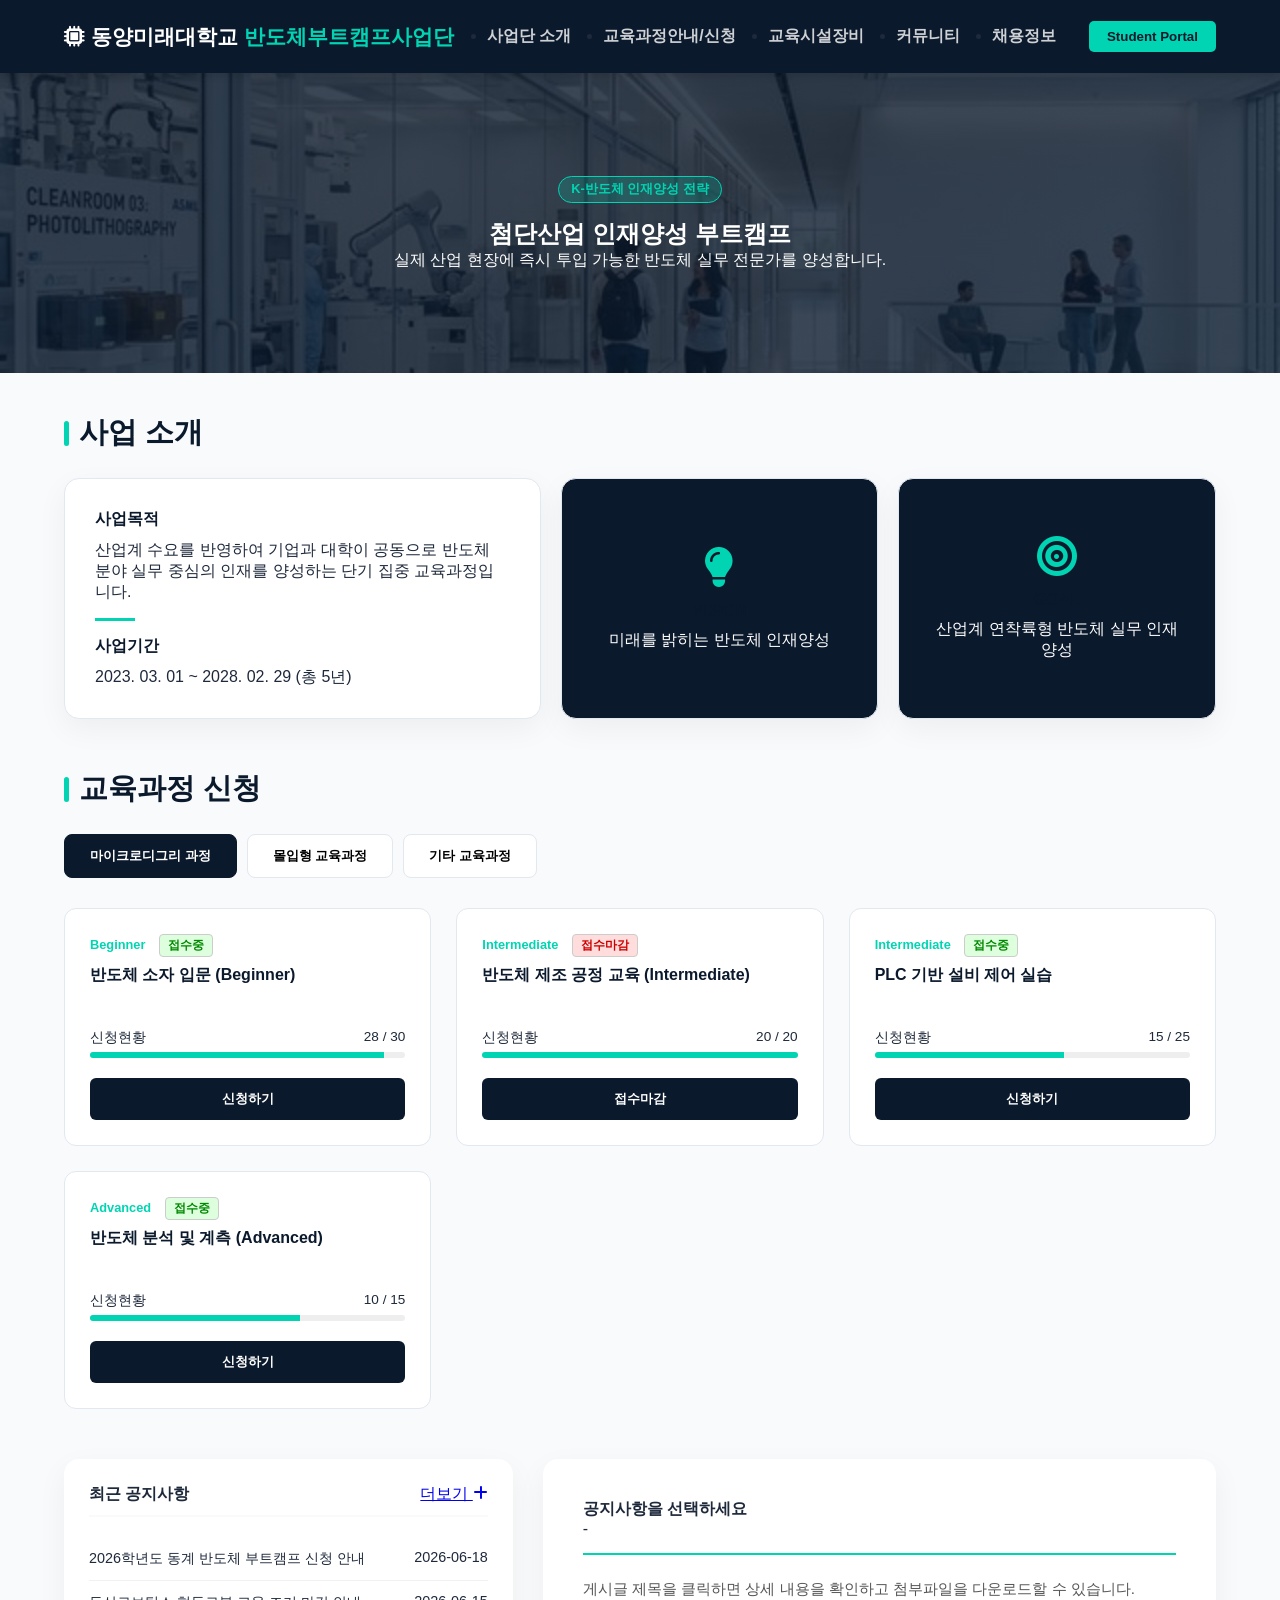
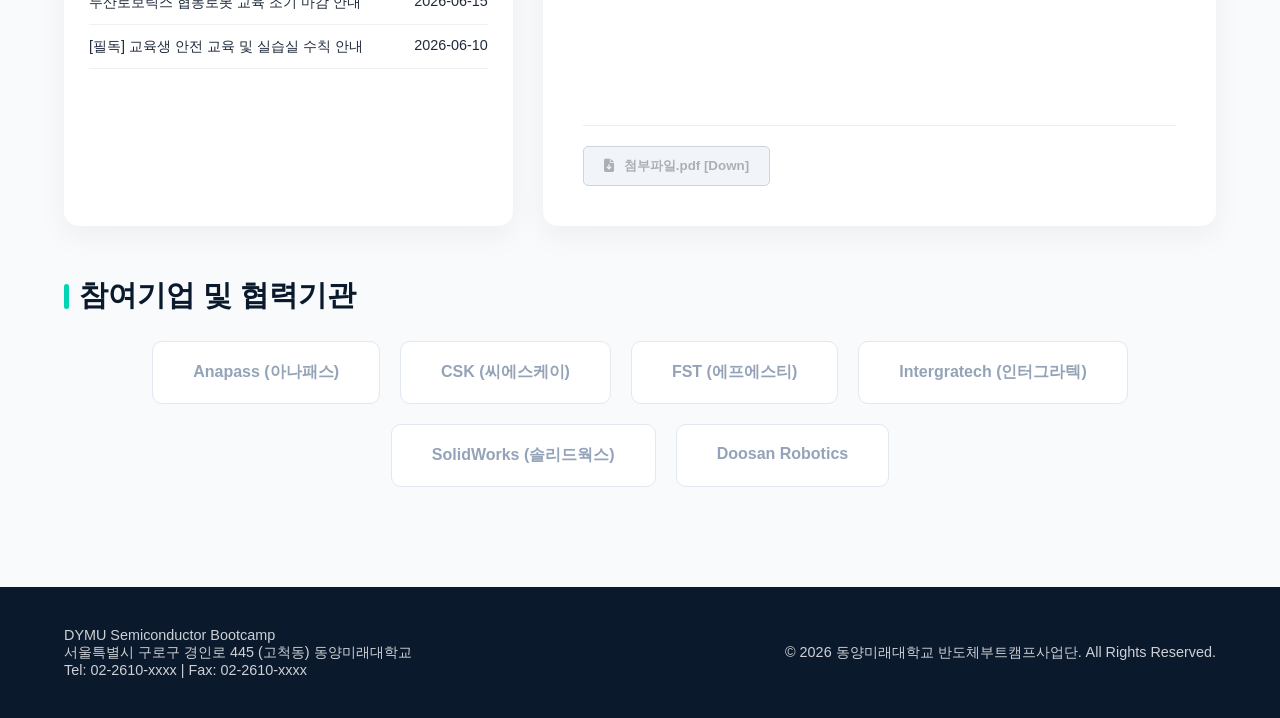
<file: index.html>
<!DOCTYPE html>
<html lang="ko">
<head>
    <meta charset="UTF-8">
    <meta name="viewport" content="width=device-width, initial-scale=1.0">
    <title>동양미래대학교 반도체부트캠프사업단 | 분석 및 실무 중심</title>
    <link rel="stylesheet" href="index.css">
    <link rel="stylesheet" href="https://cdnjs.cloudflare.com/ajax/libs/font-awesome/6.4.0/css/all.min.css">
</head>
<body>

    <header>
        <nav class="top-nav">
            <a href="#" class="logo">
                <i class="fas fa-microchip"></i>
                동양미래대학교 <span>반도체부트캠프사업단</span>
            </a>
            <ul class="gnb">
                <li class="gnb-item">
                    <a href="#" class="gnb-link">사업단 소개</a>
                    <ul class="dropdown">
                        <li><a href="#greeting">인사말</a></li>
                        <li><a href="#overview">사업소개</a></li>
                        <li><a href="#">조직도</a></li>
                        <li><a href="#partners">협력기관</a></li>
                    </ul>
                </li>
                <li class="gnb-item">
                    <a href="#" class="gnb-link">교육과정안내/신청</a>
                    <ul class="dropdown">
                        <li><a href="#">교육과정안내</a></li>
                        <li><a href="#courses">교육과정신청</a></li>
                    </ul>
                </li>
                <li class="gnb-item">
                    <a href="#" class="gnb-link">교육시설장비</a>
                    <ul class="dropdown">
                        <li><a href="#">교육환경</a></li>
                        <li><a href="#">교육장비</a></li>
                    </ul>
                </li>
                <li class="gnb-item">
                    <a href="#" class="gnb-link">커뮤니티</a>
                    <ul class="dropdown">
                        <li><a href="#community">공지사항</a></li>
                        <li><a href="#">자료실</a></li>
                        <li><a href="#">갤러리</a></li>
                        <li><a href="#">프로그램/취업 후기</a></li>
                    </ul>
                </li>
                <li class="gnb-item">
                    <a href="#" class="gnb-link">채용정보</a>
                    <ul class="dropdown">
                        <li><a href="#">채용정보</a></li>
                        <li><a href="#partners">참여기업</a></li>
                    </ul>
                </li>
            </ul>
            <div class="header-auth">
                <button id="login-trigger" class="auth-btn">Student Portal</button>
            </div>
        </nav>
    </header>

    <div id="login-modal" class="modal hidden">
        <div class="modal-content">
            <h3>포털 로그인이 필요합니다</h3>
            <p>신청 및 마이페이지 이용을 위해 로그인하세요.</p>
            <form id="login-form">
                <input type="text" placeholder="학번" required>
                <input type="password" placeholder="비밀번호" required>
                <button type="submit" class="btn-primary">로그인</button>
            </form>
            <button class="close-modal">&times;</button>
        </div>
    </div>

    <!-- Hero Section -->
    <section class="hero">
        <div class="hero-content">
            <div class="badge-tech">K-반도체 인재양성 전략</div>
            <h1>첨단산업 인재양성 부트캠프</h1>
            <p>실제 산업 현장에 즉시 투입 가능한 반도체 실무 전문가를 양성합니다.</p>
        </div>
    </section>

    <main class="container">
        <!-- Section A: Overview (Official Content Sync) -->
        <section id="overview" class="section-a-full">
            <div class="section-header">
                <h3>사업 소개</h3>
            </div>
            <div class="overview-grid">
                <div class="overview-card info">
                    <h4>사업목적</h4>
                    <p>산업계 수요를 반영하여 기업과 대학이 공동으로 반도체 분야 실무 중심의 인재를 양성하는 단기 집중 교육과정입니다.</p>
                    <div class="divider-sm"></div>
                    <h4>사업기간</h4>
                    <p>2023. 03. 01 ~ 2028. 02. 29 (총 5년)</p>
                </div>
                <div class="overview-card vision">
                    <div class="vision-content">
                        <i class="fas fa-lightbulb"></i>
                        <h4>VISION</h4>
                        <p>미래를 밝히는 반도체 인재양성</p>
                    </div>
                </div>
                <div class="overview-card goal">
                    <div class="goal-content">
                        <i class="fas fa-bullseye"></i>
                        <h4>GOAL</h4>
                        <p>산업계 연착륙형 반도체 실무 인재양성</p>
                    </div>
                </div>
            </div>
        </section>

        <!-- Section B: Curriculum (3-Tab System Sync) -->
        <section id="courses" class="section-b-parity">
            <div class="section-header">
                <h3>교육과정 신청</h3>
            </div>
            <div class="curriculum-tabs">
                <button class="curr-tab active" data-curr="micro">마이크로디그리 과정</button>
                <button class="curr-tab" data-curr="immersive">몰입형 교육과정</button>
                <button class="curr-tab" data-curr="others">기타 교육과정</button>
            </div>
            <div id="curriculum-container" class="course-grid-parity">
                <!-- Data populated via JS -->
            </div>
        </section>

        <!-- Section D: Community & Notice (Official Board Sync) -->
        <section id="community" class="section-d-full">
            <div class="dashboard-split">
                <div class="board-widget">
                    <div class="widget-header">
                        <h4>최근 공지사항</h4>
                        <a href="#">더보기 <i class="fas fa-plus"></i></a>
                    </div>
                    <ul class="parity-board" id="notice-list">
                        <!-- Populated via JS -->
                    </ul>
                </div>
                <div class="notice-detail-mock" id="notice-detail">
                    <div class="detail-header">
                        <h4 id="detail-title">공지사항을 선택하세요</h4>
                        <span id="detail-date">-</span>
                    </div>
                    <div class="detail-body" id="detail-body">
                        <p>게시글 제목을 클릭하면 상세 내용을 확인하고 첨부파일을 다운로드할 수 있습니다.</p>
                    </div>
                    <div class="detail-footer">
                        <button class="btn-download" id="download-mock" disabled><i class="fas fa-file-download"></i> 첨부파일.pdf [Down]</button>
                    </div>
                </div>
            </div>
        </section>

        <!-- Section E: Partner Companies (Real Name Sync) -->
        <section id="partners" class="section-e-full">
            <div class="section-header">
                <h3>참여기업 및 협력기관</h3>
            </div>
            <div class="partner-wall">
                <div class="partner-card"><span>Anapass (아나패스)</span></div>
                <div class="partner-card"><span>CSK (씨에스케이)</span></div>
                <div class="partner-card"><span>FST (에프에스티)</span></div>
                <div class="partner-card"><span>Intergratech (인터그라텍)</span></div>
                <div class="partner-card"><span>SolidWorks (솔리드웍스)</span></div>
                <div class="partner-card"><span>Doosan Robotics</span></div>
            </div>
        </section>
    </main>

    <footer>
        <div class="footer-wrap">
            <div class="footer-left">
                <div class="footer-logo">DYMU Semiconductor Bootcamp</div>
                <p>서울특별시 구로구 경인로 445 (고척동) 동양미래대학교</p>
                <p>Tel: 02-2610-xxxx | Fax: 02-2610-xxxx</p>
            </div>
            <div class="footer-right">
                <p>© 2026 동양미래대학교 반도체부트캠프사업단. All Rights Reserved.</p>
            </div>
        </div>
    </footer>

    <script src="index.js"></script>
</body>
</html>
</file>
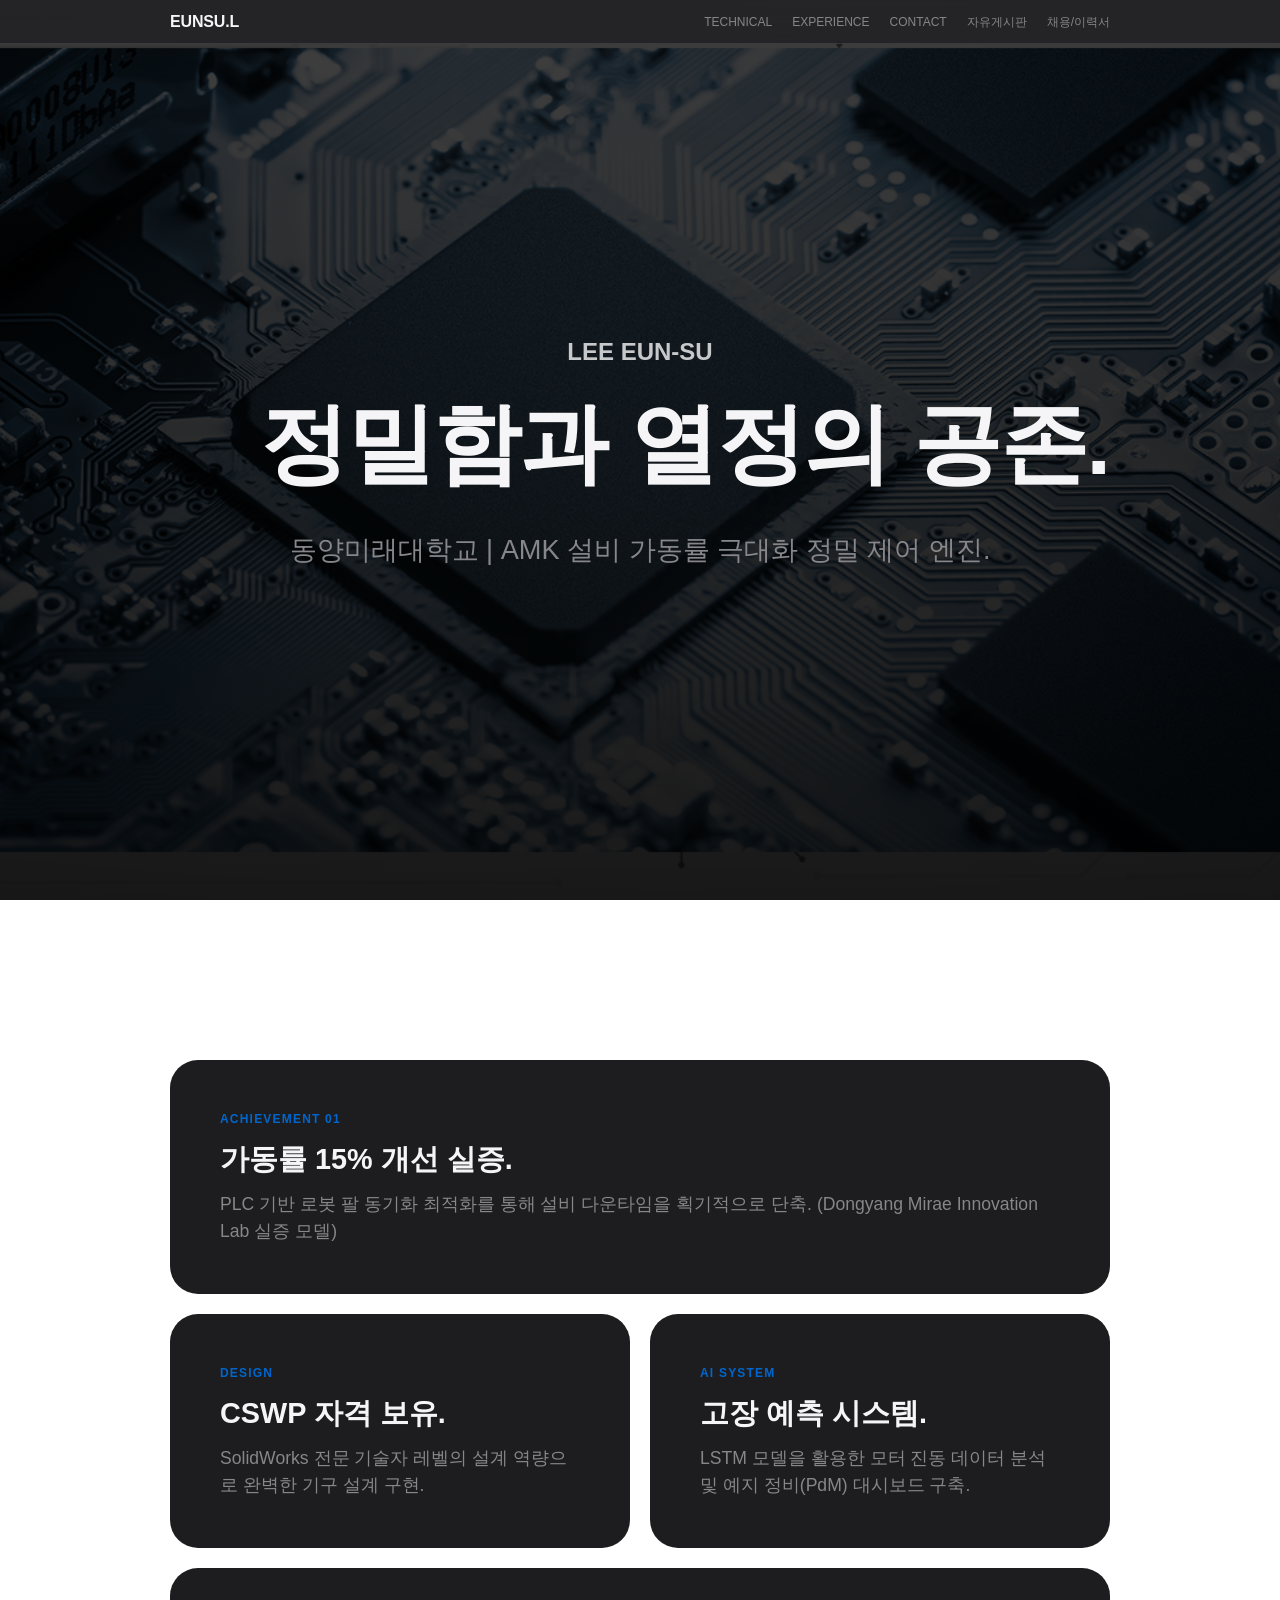
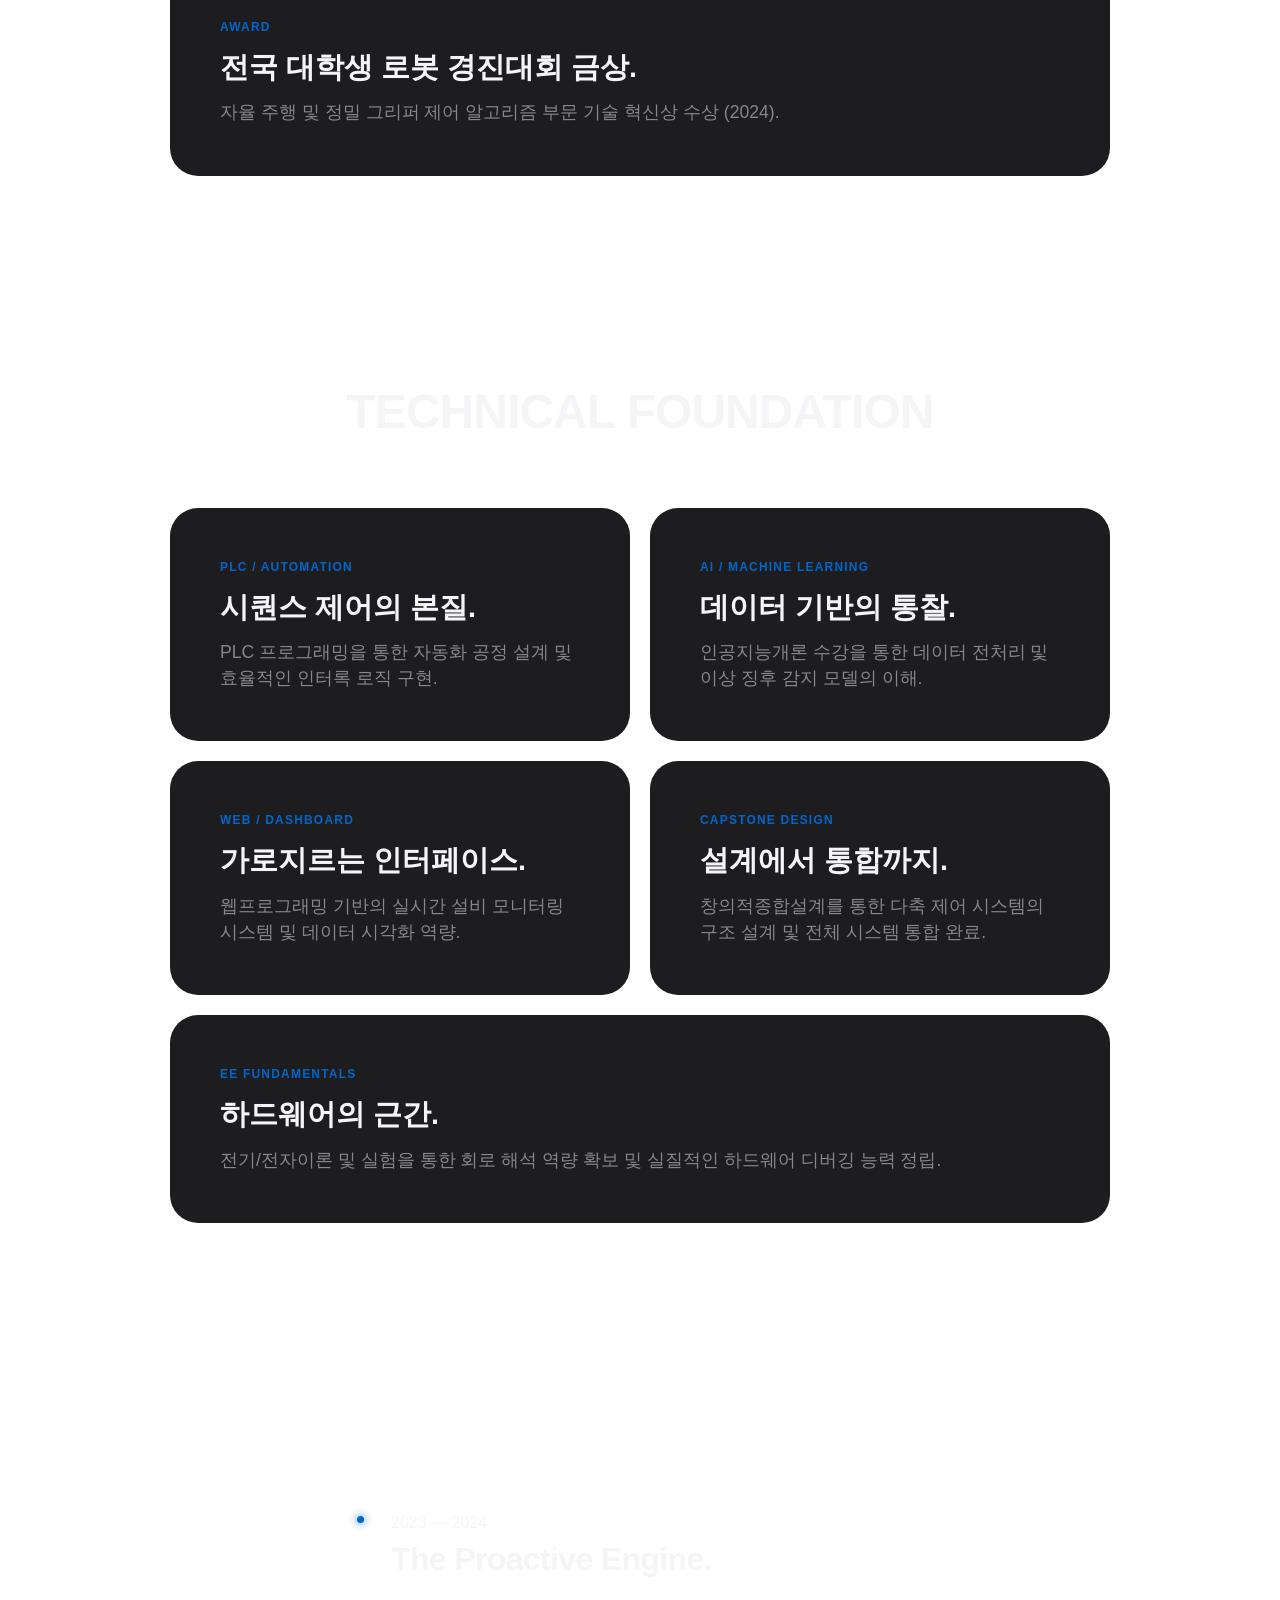
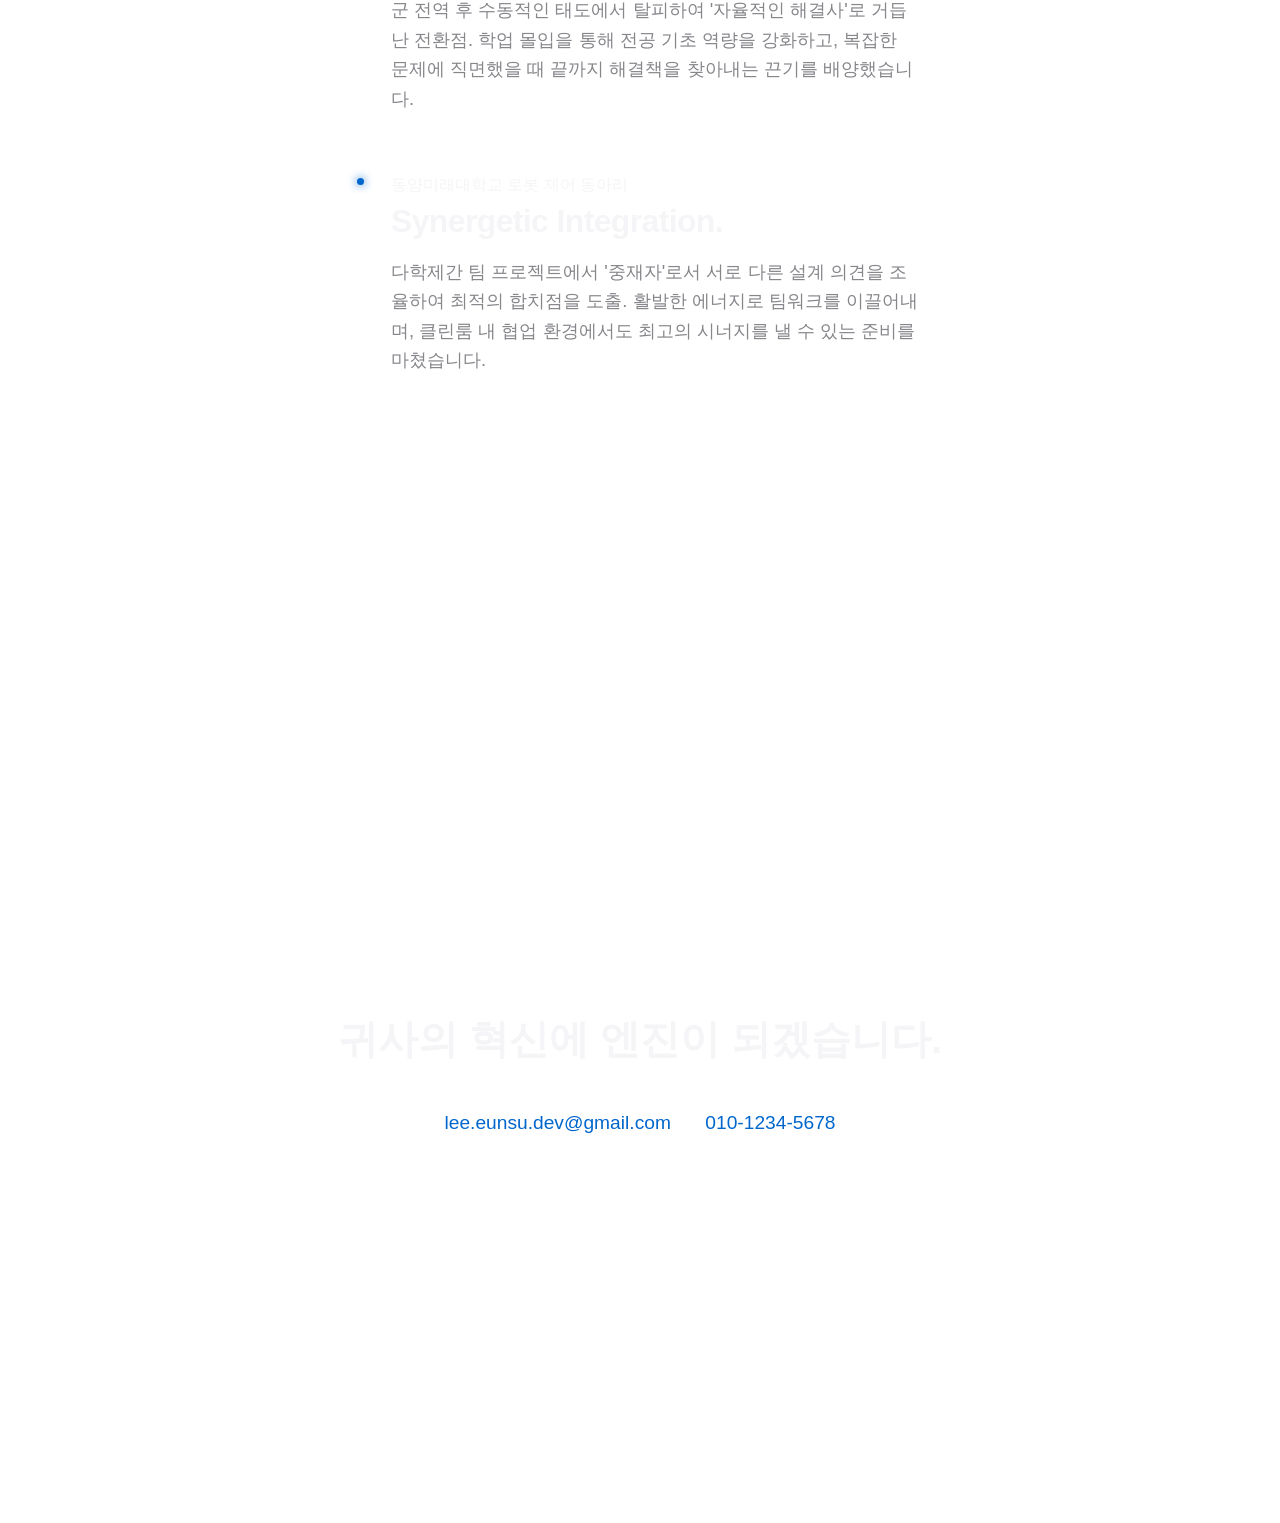
<file: portfolio-lee-eunsu (1) (1)/index.html>
<!DOCTYPE html>
<html lang="ko">
<head>
    <meta charset="UTF-8">
    <meta name="viewport" content="width=device-width, initial-scale=1.0">
    <title>Lee Eun-su | Precision Specialist</title>
    <link rel="stylesheet" href="style.css">
</head>
<body>
    <nav class="navbar">
        <div class="nav-container">
            <a href="#hero" class="nav-logo" onclick="showMain()">EUNSU.L</a>
            <div class="nav-links">
                <a href="#technical" onclick="showMain()">TECHNICAL</a>
                <a href="#proactive" onclick="showMain()">EXPERIENCE</a>
                <a href="#vision" onclick="showMain()">CONTACT</a>
                <a href="#board" onclick="showBoard()">자유게시판</a>
                <a href="#resume" onclick="showResume()">채용/이력서</a>
            </div>
        </div>
    </nav>
    <div id="app">
        <div id="main-content">
        <!-- Hero Section -->
        <section id="hero">
            <div class="container hero-content">
                <p class="eyebrow">LEE EUN-SU</p>
                <h1 class="nowrap-text">정밀함과 열정의 공존.</h1>
                <p class="subhead horizontal-subhead">동양미래대학교 | AMK 설비 가동률 극대화 정밀 제어 엔진.</p>
            </div>
        </section>

        <!-- Product / Technical Section (Bento Style) -->
        <section id="technical">
            <div class="container">
                <div class="bento-grid">
                    <div class="bento-item full-width clickable">
                        <span class="label">ACHIEVEMENT 01</span>
                        <h3>가동률 15% 개선 실증.</h3>
                        <p>PLC 기반 로봇 팔 동기화 최적화를 통해 설비 다운타임을 획기적으로 단축. (Dongyang Mirae Innovation Lab 실증 모델)</p>
                    </div>
                    <div class="bento-item clickable">
                        <span class="label">DESIGN</span>
                        <h3>CSWP 자격 보유.</h3>
                        <p>SolidWorks 전문 기술자 레벨의 설계 역량으로 완벽한 기구 설계 구현.</p>
                    </div>
                    <div class="bento-item clickable">
                        <span class="label">AI SYSTEM</span>
                        <h3>고장 예측 시스템.</h3>
                        <p>LSTM 모델을 활용한 모터 진동 데이터 분석 및 예지 정비(PdM) 대시보드 구축.</p>
                    </div>
                    <div class="bento-item full-width clickable">
                        <span class="label">AWARD</span>
                        <h3>전국 대학생 로봇 경진대회 금상.</h3>
                        <p>자율 주행 및 정밀 그리퍼 제어 알고리즘 부문 기술 혁신상 수상 (2024).</p>
                    </div>
                </div>
            </div>
        </section>

        <!-- Technical Foundations Section -->
        <section id="foundations">
            <div class="container">
                <h2 class="section-title">TECHNICAL FOUNDATION</h2>
                <div class="bento-grid">
                    <div class="bento-item clickable">
                        <span class="label">PLC / AUTOMATION</span>
                        <h3>시퀀스 제어의 본질.</h3>
                        <p>PLC 프로그래밍을 통한 자동화 공정 설계 및 효율적인 인터록 로직 구현.</p>
                    </div>
                    <div class="bento-item clickable">
                        <span class="label">AI / MACHINE LEARNING</span>
                        <h3>데이터 기반의 통찰.</h3>
                        <p>인공지능개론 수강을 통한 데이터 전처리 및 이상 징후 감지 모델의 이해.</p>
                    </div>
                    <div class="bento-item clickable">
                        <span class="label">WEB / DASHBOARD</span>
                        <h3>가로지르는 인터페이스.</h3>
                        <p>웹프로그래밍 기반의 실시간 설비 모니터링 시스템 및 데이터 시각화 역량.</p>
                    </div>
                    <div class="bento-item clickable">
                        <span class="label">CAPSTONE DESIGN</span>
                        <h3>설계에서 통합까지.</h3>
                        <p>창의적종합설계를 통한 다축 제어 시스템의 구조 설계 및 전체 시스템 통합 완료.</p>
                    </div>
                    <div class="bento-item full-width clickable">
                        <span class="label">EE FUNDAMENTALS</span>
                        <h3>하드웨어의 근간.</h3>
                        <p>전기/전자이론 및 실험을 통한 회로 해석 역량 확보 및 실질적인 하드웨어 디버깅 능력 정립.</p>
                    </div>
                </div>
            </div>
        </section>

        <!-- Proactive Section -->
        <section id="proactive">
            <div class="container timeline-minimal">
                <div class="timeline-entry">
                    <span class="year">2023 — 2024</span>
                    <h3>The Proactive Engine.</h3>
                    <p>군 전역 후 수동적인 태도에서 탈피하여 '자율적인 해결사'로 거듭난 전환점. 학업 몰입을 통해 전공 기초 역량을 강화하고, 복잡한 문제에 직면했을 때 끝까지 해결책을 찾아내는 끈기를 배양했습니다.</p>
                </div>
                <div class="timeline-entry">
                    <span class="year">동양미래대학교 로봇 제어 동아리</span>
                    <h3>Synergetic Integration.</h3>
                    <p>다학제간 팀 프로젝트에서 '중재자'로서 서로 다른 설계 의견을 조율하여 최적의 합치점을 도출. 활발한 에너지로 팀워크를 이끌어내며, 클린룸 내 협업 환경에서도 최고의 시너지를 낼 수 있는 준비를 마쳤습니다.</p>
                </div>
            </div>
        </section>

        <!-- Vision Section -->
        <section id="vision">
            <div class="container">
                <p class="cta">귀사의 혁신에 엔진이 되겠습니다.</p>
                <div class="contact">
                    <a href="mailto:lee.eunsu.dev@gmail.com" class="link">lee.eunsu.dev@gmail.com</a>
                    <a href="tel:01012345678" class="link">010-1234-5678</a>
                </div>
            </div>
        </section>
        </div> <!-- End of main-content -->

        <!-- Free Board Section -->
        <section id="board-section" style="display: none; padding-top: 100px; min-height: 100vh;">
            <div class="container">
                <div class="board-header" style="display: flex; justify-content: space-between; align-items: center; margin-bottom: 40px;">
                    <h2>자유게시판</h2>
                    <div>
                        <button id="btn-show-form" class="btn">쓰기</button>
                        <button onclick="showMain()" class="btn btn-outline" style="margin-left: 10px;">홈으로</button>
                    </div>
                </div>

                <div id="post-list" class="post-list" style="display: flex; flex-direction: column; gap: 20px; margin-bottom: 40px;">
                    <!-- Posts will be generated here by JavaScript -->
                </div>

                <div id="post-form-container" style="display: none; background: var(--secondary-bg); border-radius: 16px; padding: 30px; margin-top: 20px;">
                    <h3 id="form-title" style="margin-bottom: 20px;">게시글 작성</h3>
                    <form id="post-form">
                        <input type="hidden" id="post-id">
                        <div class="form-group" style="margin-bottom: 20px;">
                            <label for="post-name" style="display: block; margin-bottom: 8px; color: var(--text-muted);">이름 (Name)</label>
                            <input type="text" id="post-name" required placeholder="이름을 입력하세요" style="width: 100%; padding: 12px; border-radius: 8px; border: 1px solid rgba(255,255,255,0.1); background: rgba(0,0,0,0.5); color: var(--fg); font-family: inherit;">
                        </div>
                        <div class="form-group" style="margin-bottom: 20px;">
                            <label for="post-email" style="display: block; margin-bottom: 8px; color: var(--text-muted);">이메일 (Email)</label>
                            <input type="email" id="post-email" required placeholder="이메일을 입력하세요" style="width: 100%; padding: 12px; border-radius: 8px; border: 1px solid rgba(255,255,255,0.1); background: rgba(0,0,0,0.5); color: var(--fg); font-family: inherit;">
                        </div>
                        <div class="form-group" style="margin-bottom: 20px;">
                            <label for="post-content" style="display: block; margin-bottom: 8px; color: var(--text-muted);">내용 (요청사항 또는 질문)</label>
                            <textarea id="post-content" required placeholder="관련 정보, 요청사항 또는 질문을 자유롭게 남겨주세요." style="width: 100%; padding: 12px; border-radius: 8px; border: 1px solid rgba(255,255,255,0.1); background: rgba(0,0,0,0.5); color: var(--fg); font-family: inherit; resize: vertical; min-height: 120px;"></textarea>
                        </div>
                        <div style="display: flex; gap: 10px; justify-content: flex-end;">
                            <button type="button" id="btn-cancel-form" class="btn btn-outline">취소</button>
                            <button type="submit" class="btn">저장</button>
                        </div>
                    </form>
                </div>
            </div>
        </section>

        <!-- Resume & Recruit Section -->
        <section id="resume-section" style="display: none; padding-top: 100px; min-height: 100vh;">
            <div class="container">
                <div class="board-header" style="display: flex; justify-content: space-between; align-items: center; margin-bottom: 40px;">
                    <h2>채용 및 지원</h2>
                    <div>
                        <button onclick="showMain()" class="btn btn-outline">홈으로</button>
                    </div>
                </div>

                <div class="bento-grid" style="margin-top: 0;">
                    <div class="bento-item full-width" style="margin-bottom: 20px;">
                        <span class="label">DOWNLOAD</span>
                        <h3>이력서 양식 다운로드</h3>
                        <p style="margin-bottom: 20px;">Lee Eun-su와 함께할 기회에 도전하세요. 아래 이력서 양식(PDF)을 다운로드하여 자유롭게 작성해 주시기 바랍니다.</p>
                        <a href="resume_form.html" target="_blank" class="btn" style="display: inline-block;">📄 이력서 양식 열기 (PDF 저장 가능)</a>
                    </div>

                    <div class="bento-item full-width">
                        <span class="label">APPLY NOW</span>
                        <h3>온라인 즉시 지원</h3>
                        <p style="margin-bottom: 20px;">작성하신 이력서를 첨부하여 바로 제출하실 수 있습니다.</p>
                        <form id="recruit-form">
                            <div class="form-group" style="margin-bottom: 20px;">
                                <label style="display: block; margin-bottom: 8px; color: var(--text-muted);">지원자 성함</label>
                                <input type="text" required placeholder="홍길동" style="width: 100%; padding: 12px; border-radius: 8px; border: 1px solid rgba(255,255,255,0.1); background: rgba(0,0,0,0.5); color: var(--fg); font-family: inherit;">
                            </div>
                            <div class="form-group" style="margin-bottom: 20px;">
                                <label style="display: block; margin-bottom: 8px; color: var(--text-muted);">연락처</label>
                                <input type="tel" required placeholder="010-0000-0000" style="width: 100%; padding: 12px; border-radius: 8px; border: 1px solid rgba(255,255,255,0.1); background: rgba(0,0,0,0.5); color: var(--fg); font-family: inherit;">
                            </div>
                            <div class="form-group" style="margin-bottom: 20px;">
                                <label style="display: block; margin-bottom: 8px; color: var(--text-muted);">이력서 첨부 (PDF)</label>
                                <input type="file" accept=".pdf" style="width: 100%; padding: 10px; border-radius: 8px; border: 1px solid rgba(255,255,255,0.1); background: rgba(0,0,0,0.3); color: var(--fg);">
                            </div>
                            <button type="submit" class="btn">지원서 제출</button>
                        </form>
                    </div>
                </div>
            </div>
        </section>
    </div>
    <script src="main.js"></script>
</body>
</html>
</file>
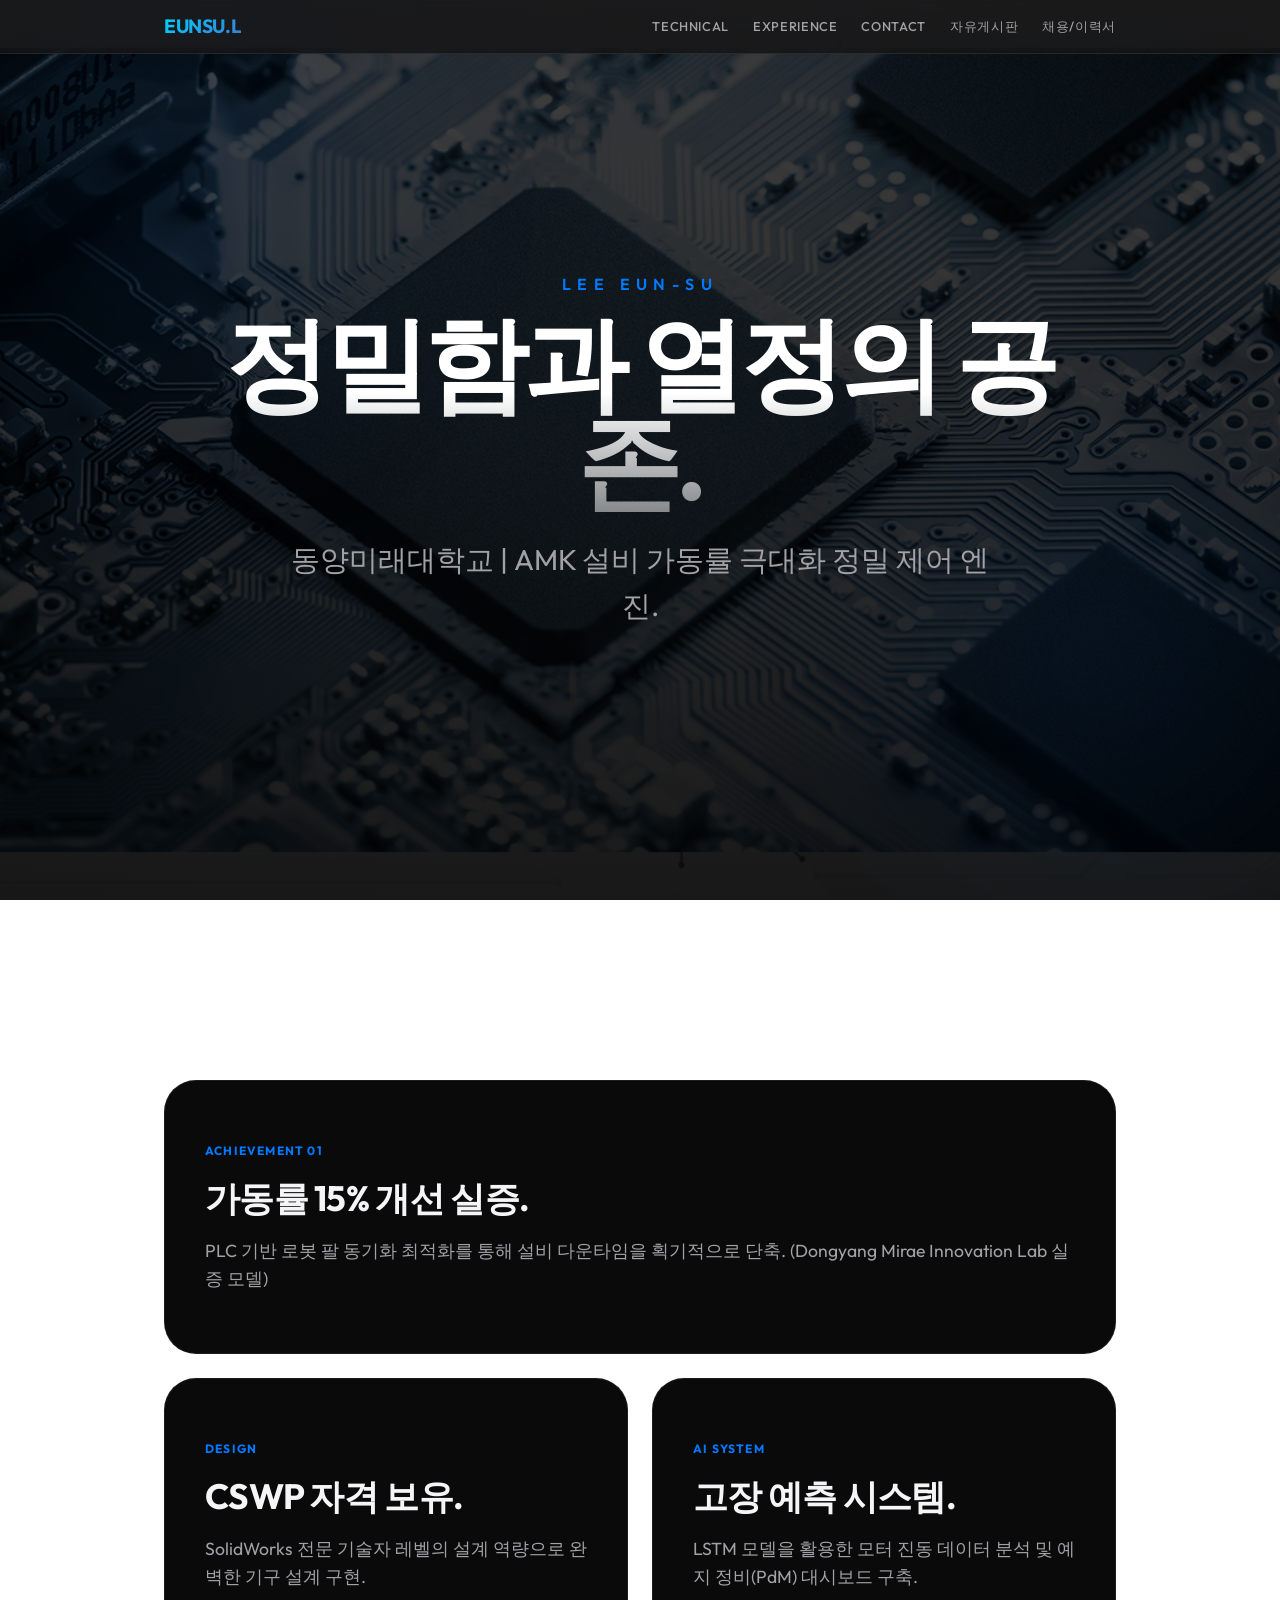
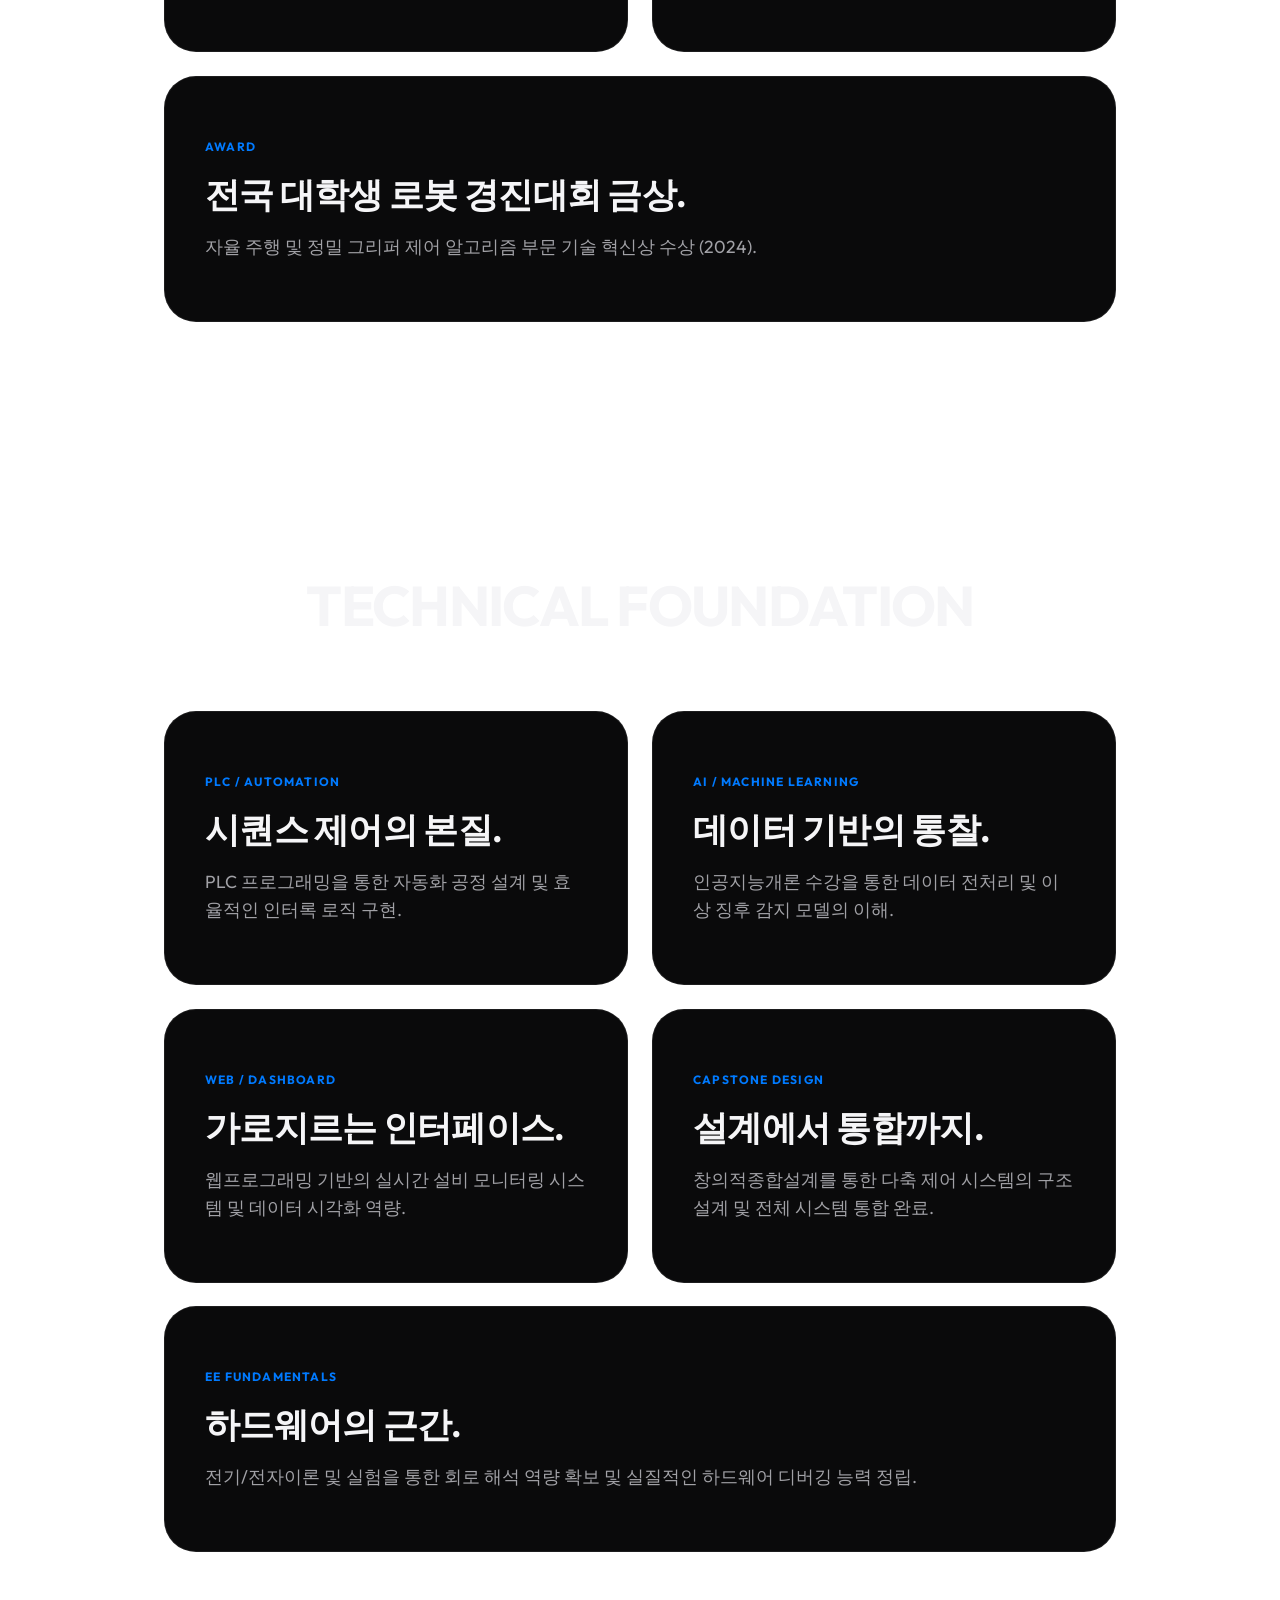
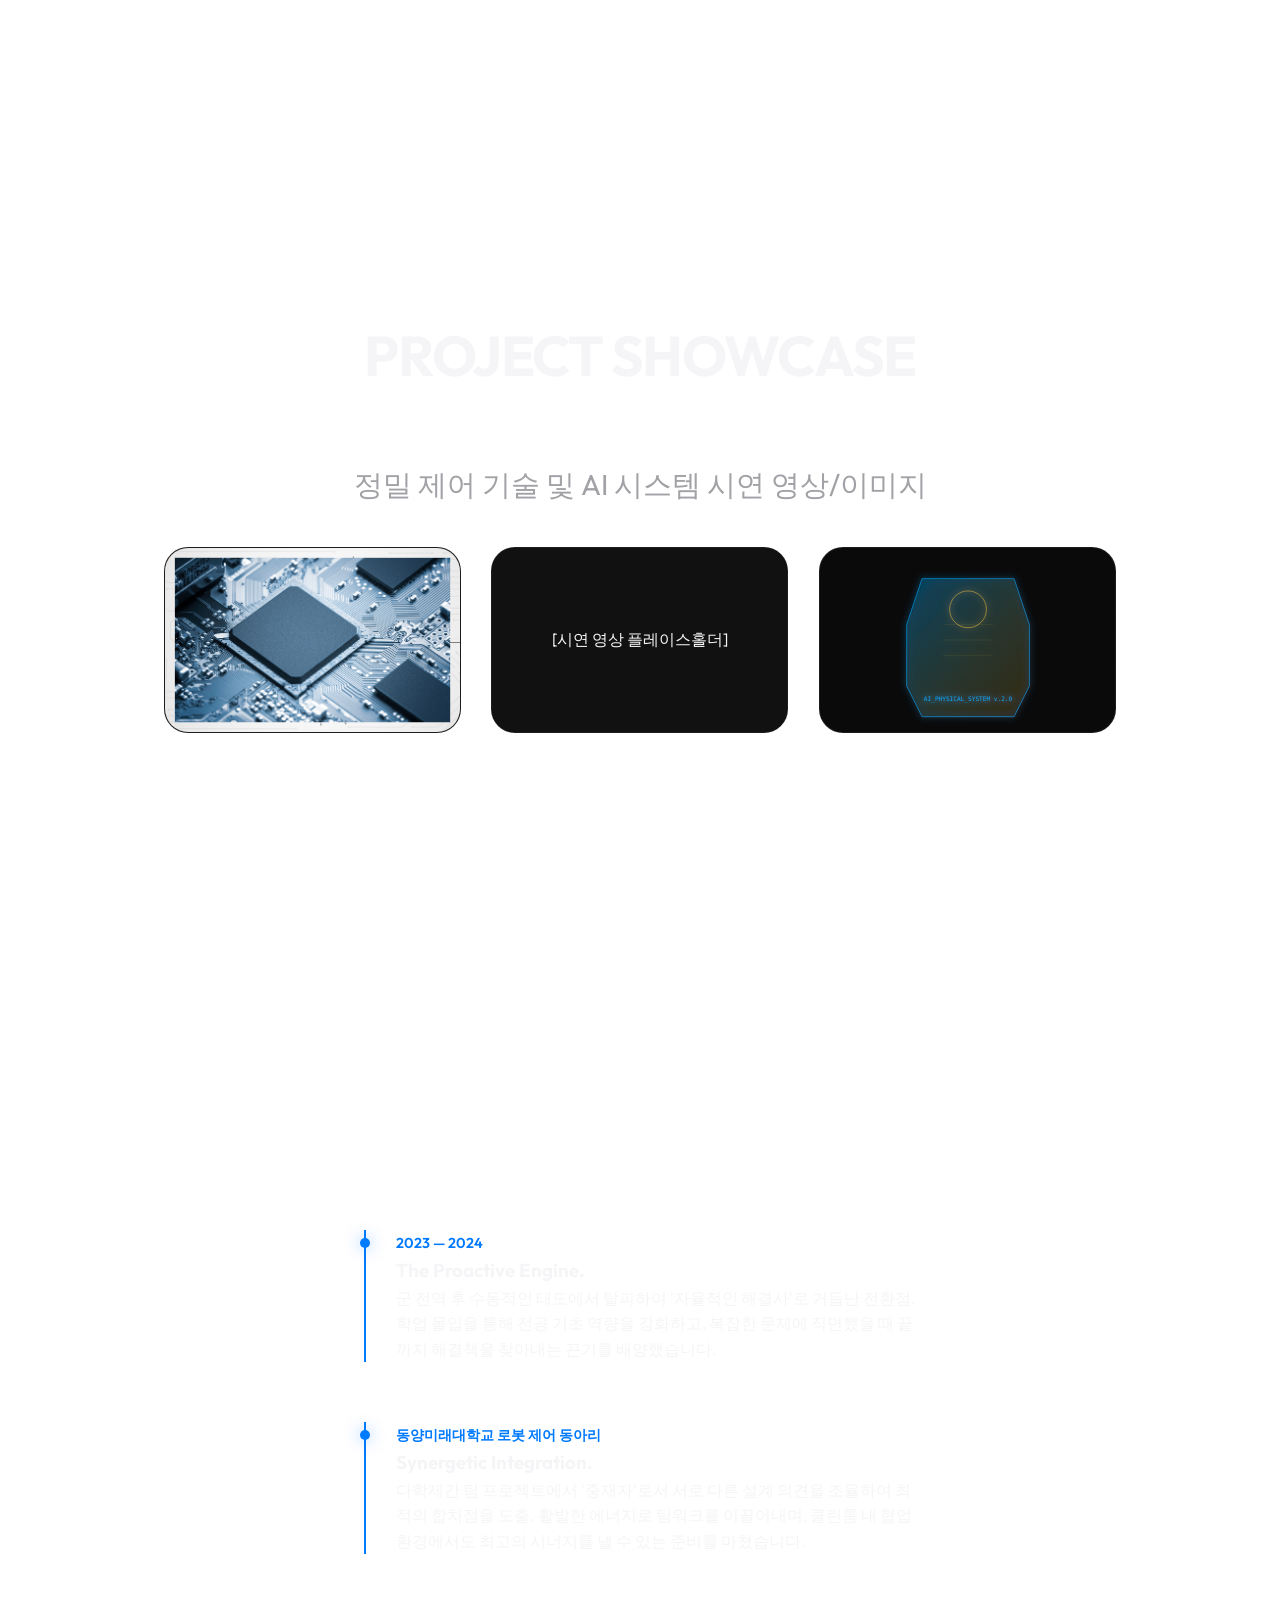
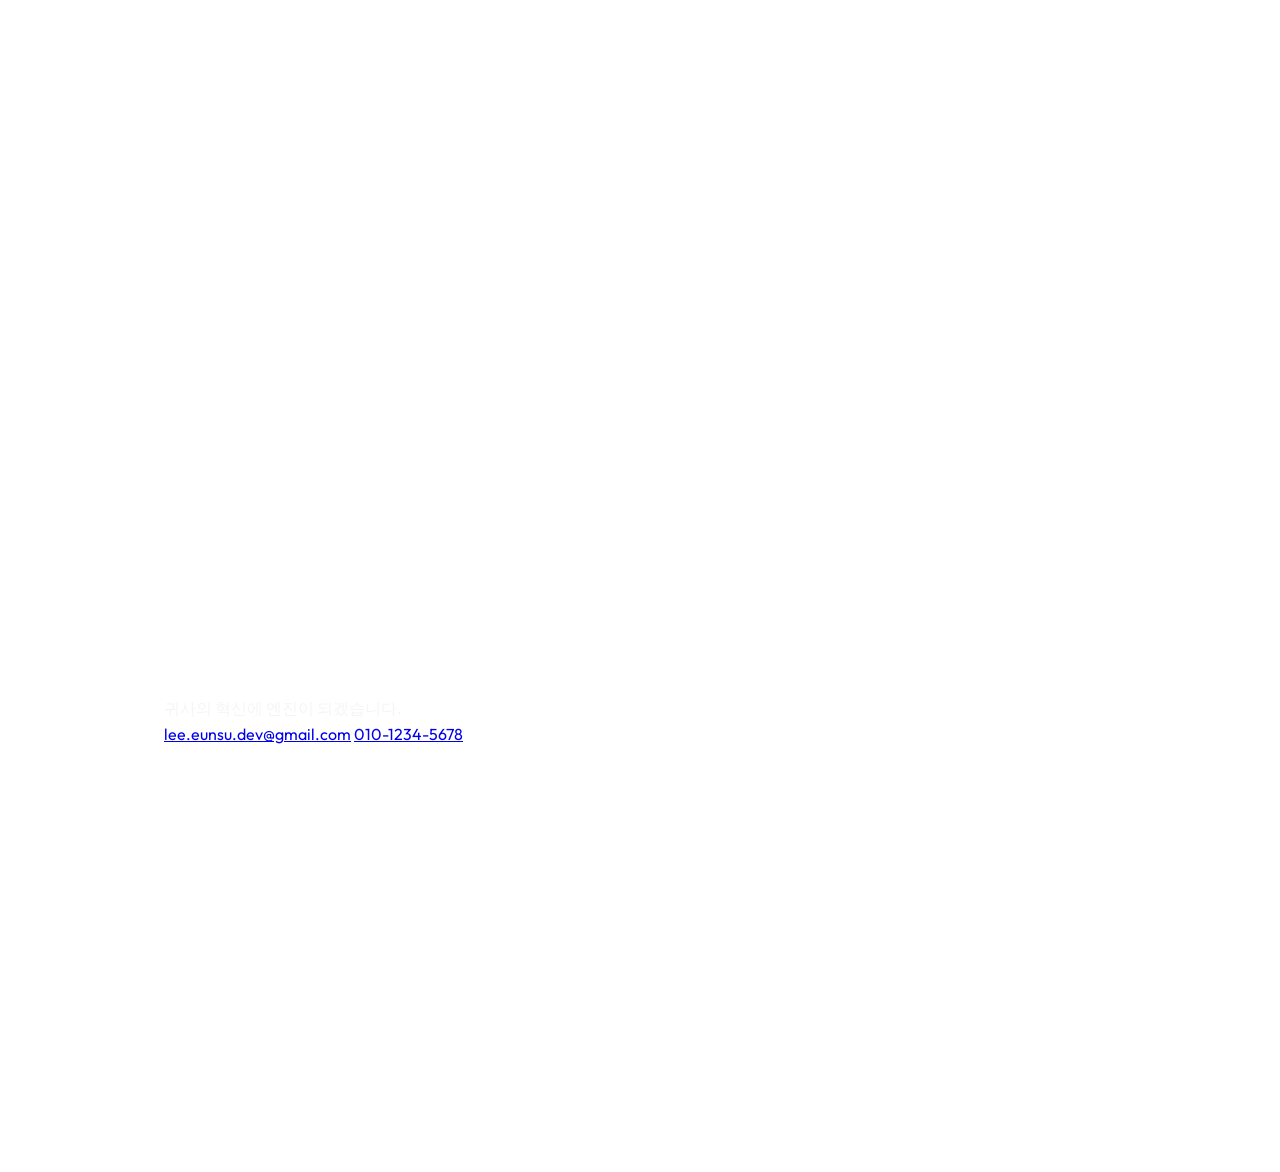
<file: portfolio-lee-eunsu (1)/index.html>
<!DOCTYPE html>
<html lang="ko">
<head>
    <meta charset="UTF-8">
    <meta name="viewport" content="width=device-width, initial-scale=1.0">
    <title>Lee Eun-su | Precision Specialist</title>
    <link rel="stylesheet" href="style.css">
</head>
<body>
    <div class="bg-glow">
        <div class="glow-circle" style="top: -10%; left: -10%;"></div>
        <div class="glow-circle" style="top: 40%; right: -10%; animation-delay: -5s;"></div>
    </div>
    <nav class="navbar">
        <div class="nav-container">
            <a href="#hero" class="nav-logo" onclick="showMain()">EUNSU.L</a>
            <div class="nav-links">
                <a href="#technical" onclick="showMain()">TECHNICAL</a>
                <a href="#proactive" onclick="showMain()">EXPERIENCE</a>
                <a href="#vision" onclick="showMain()">CONTACT</a>
                <a href="#board" onclick="showBoard()">자유게시판</a>
                <a href="#resume" onclick="showResume()">채용/이력서</a>
            </div>
        </div>
    </nav>
    <div id="app">
        <div id="main-content">
        <!-- Hero Section -->
        <section id="hero">
            <div class="container hero-content">
                <p class="eyebrow">LEE EUN-SU</p>
                <h1 class="nowrap-text">정밀함과 열정의 공존.</h1>
                <p class="subhead horizontal-subhead">동양미래대학교 | AMK 설비 가동률 극대화 정밀 제어 엔진.</p>
            </div>
        </section>

        <!-- Product / Technical Section (Bento Style) -->
        <section id="technical">
            <div class="container">
                <div class="bento-grid">
                    <div class="bento-item full-width clickable">
                        <span class="label">ACHIEVEMENT 01</span>
                        <h3>가동률 15% 개선 실증.</h3>
                        <p>PLC 기반 로봇 팔 동기화 최적화를 통해 설비 다운타임을 획기적으로 단축. (Dongyang Mirae Innovation Lab 실증 모델)</p>
                    </div>
                    <div class="bento-item clickable">
                        <span class="label">DESIGN</span>
                        <h3>CSWP 자격 보유.</h3>
                        <p>SolidWorks 전문 기술자 레벨의 설계 역량으로 완벽한 기구 설계 구현.</p>
                    </div>
                    <div class="bento-item clickable">
                        <span class="label">AI SYSTEM</span>
                        <h3>고장 예측 시스템.</h3>
                        <p>LSTM 모델을 활용한 모터 진동 데이터 분석 및 예지 정비(PdM) 대시보드 구축.</p>
                    </div>
                    <div class="bento-item full-width clickable">
                        <span class="label">AWARD</span>
                        <h3>전국 대학생 로봇 경진대회 금상.</h3>
                        <p>자율 주행 및 정밀 그리퍼 제어 알고리즘 부문 기술 혁신상 수상 (2024).</p>
                    </div>
                </div>
            </div>
        </section>

        <!-- Technical Foundations Section -->
        <section id="foundations">
            <div class="container">
                <h2 class="section-title">TECHNICAL FOUNDATION</h2>
                <div class="bento-grid">
                    <div class="bento-item clickable">
                        <span class="label">PLC / AUTOMATION</span>
                        <h3>시퀀스 제어의 본질.</h3>
                        <p>PLC 프로그래밍을 통한 자동화 공정 설계 및 효율적인 인터록 로직 구현.</p>
                    </div>
                    <div class="bento-item clickable">
                        <span class="label">AI / MACHINE LEARNING</span>
                        <h3>데이터 기반의 통찰.</h3>
                        <p>인공지능개론 수강을 통한 데이터 전처리 및 이상 징후 감지 모델의 이해.</p>
                    </div>
                    <div class="bento-item clickable">
                        <span class="label">WEB / DASHBOARD</span>
                        <h3>가로지르는 인터페이스.</h3>
                        <p>웹프로그래밍 기반의 실시간 설비 모니터링 시스템 및 데이터 시각화 역량.</p>
                    </div>
                    <div class="bento-item clickable">
                        <span class="label">CAPSTONE DESIGN</span>
                        <h3>설계에서 통합까지.</h3>
                        <p>창의적종합설계를 통한 다축 제어 시스템의 구조 설계 및 전체 시스템 통합 완료.</p>
                    </div>
                    <div class="bento-item full-width clickable">
                        <span class="label">EE FUNDAMENTALS</span>
                        <h3>하드웨어의 근간.</h3>
                        <p>전기/전자이론 및 실험을 통한 회로 해석 역량 확보 및 실질적인 하드웨어 디버깅 능력 정립.</p>
                    </div>
                </div>
            </div>
        </section>

        <!-- Project Showcase Section -->
        <section id="showcase">
            <div class="container">
                <h2 class="section-title">PROJECT SHOWCASE</h2>
                <p class="subhead" style="text-align: center; margin-bottom: 40px;">정밀 제어 기술 및 AI 시스템 시연 영상/이미지</p>
                <div class="showcase-grid">
                    <div class="showcase-item">
                        <!-- Replace with real image/video after generation -->
                        <img src="wafer.jpg" alt="PLC Control System">
                        <div class="showcase-overlay">
                            <h4>PLC 로봇 팔 제어 시연</h4>
                            <p>정밀 위치 제어 최적화 작업</p>
                        </div>
                    </div>
                    <div class="showcase-item">
                        <div style="width:100%; height:100%; display:flex; align-items:center; justify-content:center; background:#111;">[시연 영상 플레이스홀더]</div>
                        <div class="showcase-overlay">
                            <h4>LSTM 고장 예측 모델</h4>
                            <p>실시간 모니터링 대시보드</p>
                        </div>
                    </div>
                    <div class="showcase-item">
                        <img src="robot-banner.svg" alt="Award Winning Robot">
                        <div class="showcase-overlay">
                            <h4>로봇 경진대회 수상작</h4>
                            <p>자율 주행 알고리즘 가동</p>
                        </div>
                    </div>
                </div>
            </div>
        </section>

        <!-- Proactive Section -->
        <section id="proactive">
            <div class="container timeline-minimal">
                <div class="timeline-entry">
                    <span class="year">2023 — 2024</span>
                    <h3>The Proactive Engine.</h3>
                    <p>군 전역 후 수동적인 태도에서 탈피하여 '자율적인 해결사'로 거듭난 전환점. 학업 몰입을 통해 전공 기초 역량을 강화하고, 복잡한 문제에 직면했을 때 끝까지 해결책을 찾아내는 끈기를 배양했습니다.</p>
                </div>
                <div class="timeline-entry">
                    <span class="year">동양미래대학교 로봇 제어 동아리</span>
                    <h3>Synergetic Integration.</h3>
                    <p>다학제간 팀 프로젝트에서 '중재자'로서 서로 다른 설계 의견을 조율하여 최적의 합치점을 도출. 활발한 에너지로 팀워크를 이끌어내며, 클린룸 내 협업 환경에서도 최고의 시너지를 낼 수 있는 준비를 마쳤습니다.</p>
                </div>
            </div>
        </section>

        <!-- Vision Section -->
        <section id="vision">
            <div class="container">
                <p class="cta">귀사의 혁신에 엔진이 되겠습니다.</p>
                <div class="contact">
                    <a href="mailto:lee.eunsu.dev@gmail.com" class="link">lee.eunsu.dev@gmail.com</a>
                    <a href="tel:01012345678" class="link">010-1234-5678</a>
                </div>
            </div>
        </section>
        </div> <!-- End of main-content -->

        <!-- Free Board Section -->
        <section id="board-section" style="display: none; padding-top: 100px; min-height: 100vh;">
            <div class="container">
                <div class="board-header" style="display: flex; justify-content: space-between; align-items: center; margin-bottom: 40px;">
                    <h2>자유게시판</h2>
                    <div>
                        <button id="btn-show-form" class="btn">쓰기</button>
                        <button onclick="showMain()" class="btn btn-outline" style="margin-left: 10px;">홈으로</button>
                    </div>
                </div>

                <div id="post-list" class="post-list" style="display: flex; flex-direction: column; gap: 20px; margin-bottom: 40px;">
                    <!-- Posts will be generated here by JavaScript -->
                </div>

                <div id="post-form-container" style="display: none; background: var(--secondary-bg); border-radius: 16px; padding: 30px; margin-top: 20px;">
                    <h3 id="form-title" style="margin-bottom: 20px;">게시글 작성</h3>
                    <form id="post-form">
                        <input type="hidden" id="post-id">
                        <div class="form-group" style="margin-bottom: 20px;">
                            <label for="post-name" style="display: block; margin-bottom: 8px; color: var(--text-muted);">이름 (Name)</label>
                            <input type="text" id="post-name" required placeholder="이름을 입력하세요" style="width: 100%; padding: 12px; border-radius: 8px; border: 1px solid rgba(255,255,255,0.1); background: rgba(0,0,0,0.5); color: var(--fg); font-family: inherit;">
                        </div>
                        <div class="form-group" style="margin-bottom: 20px;">
                            <label for="post-email" style="display: block; margin-bottom: 8px; color: var(--text-muted);">이메일 (Email)</label>
                            <input type="email" id="post-email" required placeholder="이메일을 입력하세요" style="width: 100%; padding: 12px; border-radius: 8px; border: 1px solid rgba(255,255,255,0.1); background: rgba(0,0,0,0.5); color: var(--fg); font-family: inherit;">
                        </div>
                        <div class="form-group" style="margin-bottom: 20px;">
                            <label for="post-content" style="display: block; margin-bottom: 8px; color: var(--text-muted);">내용 (요청사항 또는 질문)</label>
                            <textarea id="post-content" required placeholder="관련 정보, 요청사항 또는 질문을 자유롭게 남겨주세요." style="width: 100%; padding: 12px; border-radius: 8px; border: 1px solid rgba(255,255,255,0.1); background: rgba(0,0,0,0.5); color: var(--fg); font-family: inherit; resize: vertical; min-height: 120px;"></textarea>
                        </div>
                        <div style="display: flex; gap: 10px; justify-content: flex-end;">
                            <button type="button" id="btn-cancel-form" class="btn btn-outline">취소</button>
                            <button type="submit" class="btn">저장</button>
                        </div>
                    </form>
                </div>
            </div>
        </section>

        <!-- Resume & Recruit Section -->
        <section id="resume-section" style="display: none; padding-top: 100px; min-height: 100vh;">
            <div class="container">
                <div class="board-header" style="display: flex; justify-content: space-between; align-items: center; margin-bottom: 40px;">
                    <h2>채용 및 지원</h2>
                    <div>
                        <button onclick="showMain()" class="btn btn-outline">홈으로</button>
                    </div>
                </div>

                <div class="bento-grid" style="margin-top: 0;">
                    <div class="bento-item full-width" style="margin-bottom: 20px;">
                        <span class="label">DOWNLOAD</span>
                        <h3>이력서 양식 다운로드</h3>
                        <p style="margin-bottom: 20px;">Lee Eun-su와 함께할 기회에 도전하세요. 아래 이력서 양식(PDF)을 다운로드하여 자유롭게 작성해 주시기 바랍니다.</p>
                        <a href="resume_form.html" target="_blank" class="btn" style="display: inline-block;">📄 이력서 양식 열기 (PDF 저장 가능)</a>
                    </div>

                    <div class="bento-item full-width">
                        <span class="label">APPLY NOW</span>
                        <h3>온라인 즉시 지원</h3>
                        <p style="margin-bottom: 20px;">작성하신 이력서를 첨부하여 바로 제출하실 수 있습니다.</p>
                        <form id="recruit-form">
                            <div class="form-group" style="margin-bottom: 20px;">
                                <label style="display: block; margin-bottom: 8px; color: var(--text-muted);">지원자 성함</label>
                                <input type="text" required placeholder="홍길동" style="width: 100%; padding: 12px; border-radius: 8px; border: 1px solid rgba(255,255,255,0.1); background: rgba(0,0,0,0.5); color: var(--fg); font-family: inherit;">
                            </div>
                            <div class="form-group" style="margin-bottom: 20px;">
                                <label style="display: block; margin-bottom: 8px; color: var(--text-muted);">연락처</label>
                                <input type="tel" required placeholder="010-0000-0000" style="width: 100%; padding: 12px; border-radius: 8px; border: 1px solid rgba(255,255,255,0.1); background: rgba(0,0,0,0.5); color: var(--fg); font-family: inherit;">
                            </div>
                            <div class="form-group" style="margin-bottom: 20px;">
                                <label style="display: block; margin-bottom: 8px; color: var(--text-muted);">이력서 첨부 (PDF)</label>
                                <input type="file" accept=".pdf" style="width: 100%; padding: 10px; border-radius: 8px; border: 1px solid rgba(255,255,255,0.1); background: rgba(0,0,0,0.3); color: var(--fg);">
                            </div>
                            <button type="submit" class="btn">지원서 제출</button>
                        </form>
                    </div>
                </div>
            </div>
        </section>
    </div>
    <script src="main.js"></script>
</body>
</html>
</file>
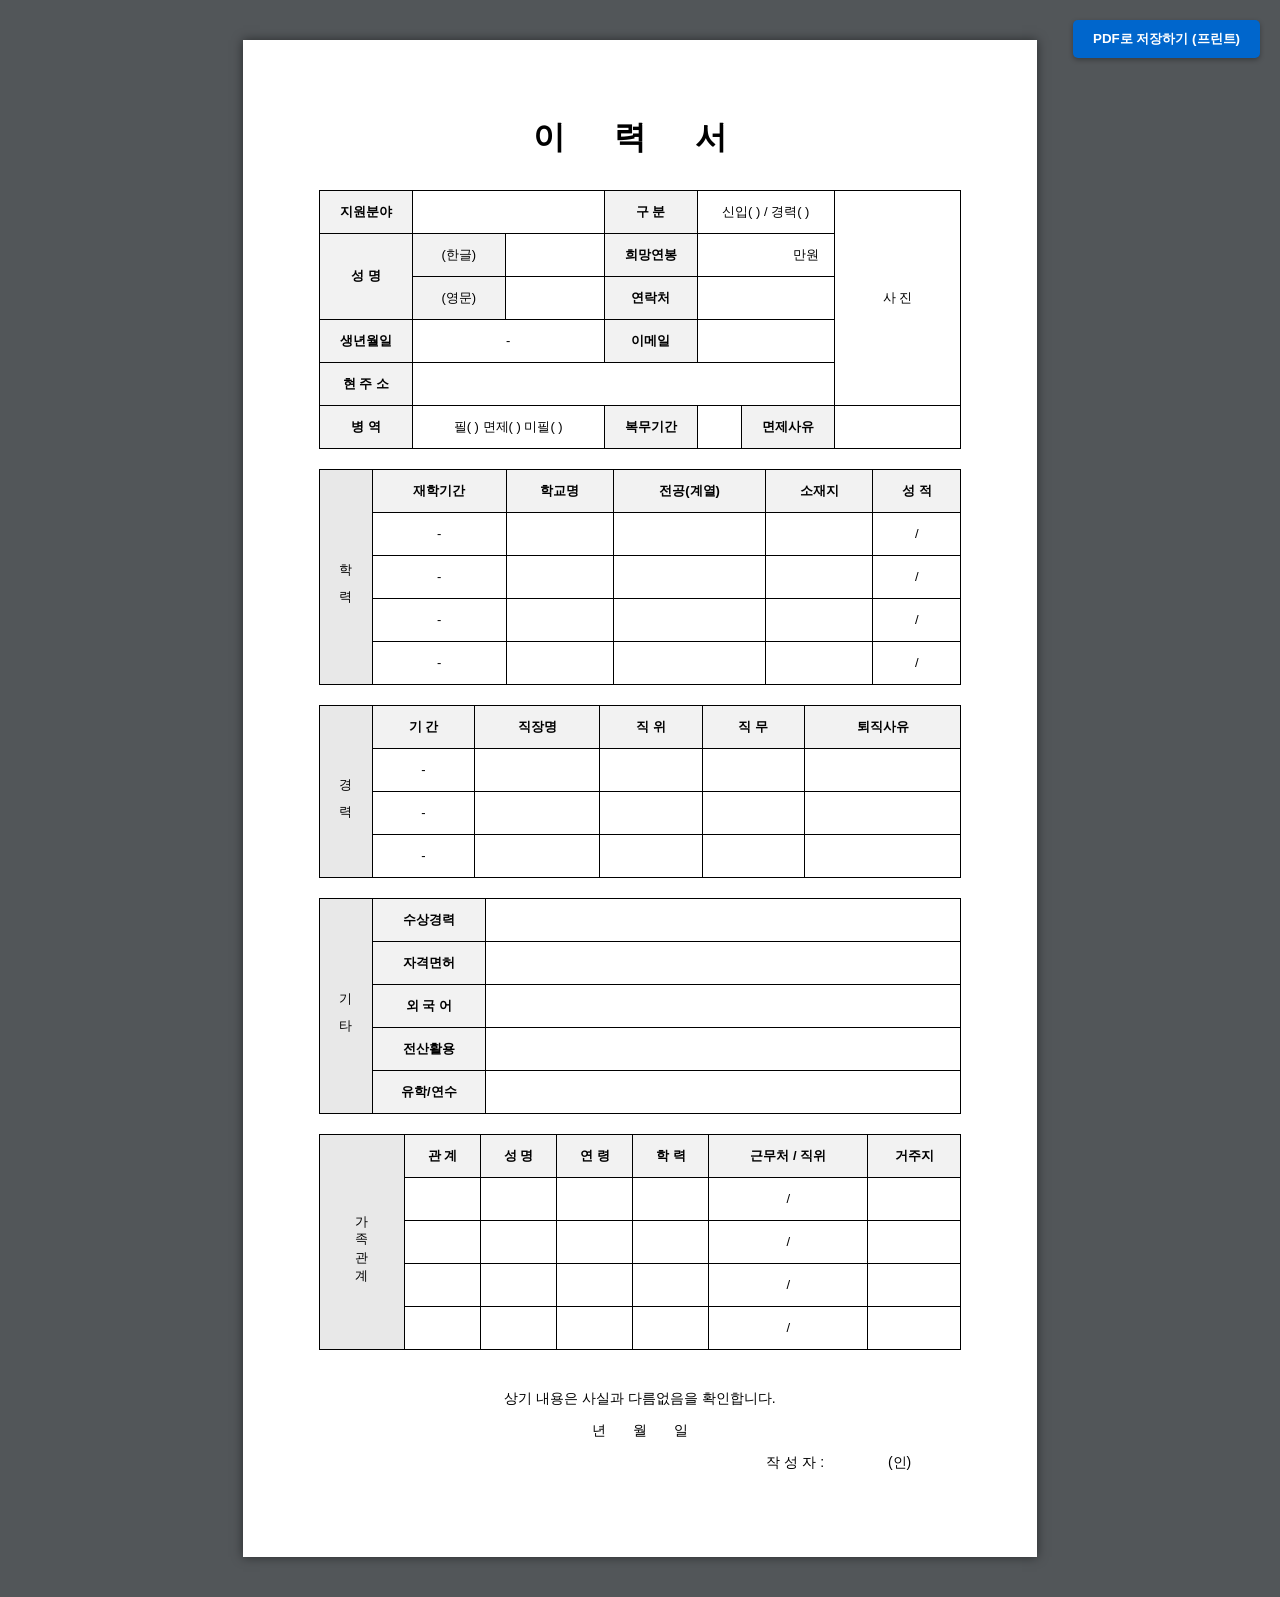
<file: resume_form.html>
<!DOCTYPE html>
<html lang="ko">
<head>
    <meta charset="UTF-8">
    <title>이력서 양식</title>
    <style>
        body {
            font-family: 'Malgun Gothic', '맑은 고딕', sans-serif;
            background-color: #525659;
            margin: 0;
            padding: 40px;
            display: flex;
            justify-content: center;
        }
        .page {
            background-color: white;
            width: 210mm;
            min-height: 297mm;
            padding: 20mm;
            box-sizing: border-box;
            box-shadow: 0 0 10px rgba(0,0,0,0.5);
        }
        h1 {
            text-align: center;
            font-size: 32px;
            letter-spacing: 20px;
            margin-bottom: 30px;
            margin-top: 0;
            font-weight: bold;
        }
        table {
            width: 100%;
            border-collapse: collapse;
            margin-bottom: 20px;
            font-size: 13px;
        }
        th, td {
            border: 1px solid black;
            padding: 6px;
            text-align: center;
            vertical-align: middle;
            height: 30px;
        }
        th {
            background-color: #f2f2f2;
            font-weight: bold;
        }
        .photo-cell {
            width: 30mm;
            height: 40mm;
            text-align: center;
            vertical-align: middle;
            background-color: #fff;
        }
        /* Top Information Table */
        .info-table th { width: 80px; }
        .info-table .label-col { width: 80px; background-color: #f2f2f2; }
        
        .section-header {
            width: 40px;
            writing-mode: vertical-lr;
            letter-spacing: 5px;
            background-color: #e8e8e8;
        }
        .text-left {
            text-align: left;
            padding-left: 10px;
        }
        .signature-area {
            text-align: center;
            margin-top: 40px;
            font-size: 14px;
        }
        .signature-area p { margin-bottom: 10px; }
        .signature-date { margin-bottom: 30px; }
        .signature-name { text-align: right; padding-right: 50px; }

        @media print {
            body {
                background-color: white;
                padding: 0;
            }
            .page {
                box-shadow: none;
                width: 100%;
                padding: 10mm;
            }
            .print-btn { display: none; }
        }

        .print-btn {
            position: fixed;
            top: 20px;
            right: 20px;
            padding: 10px 20px;
            background-color: #0066cc;
            color: white;
            border: none;
            border-radius: 5px;
            cursor: pointer;
            font-weight: bold;
            box-shadow: 0 2px 5px rgba(0,0,0,0.3);
        }
        .print-btn:hover { background-color: #005bb5; }
    </style>
</head>
<body>

    <button class="print-btn" onclick="window.print()">PDF로 저장하기 (프린트)</button>

    <div class="page">
        <h1>이 력 서</h1>
        
        <!-- Info Table -->
        <table class="info-table">
            <tr>
                <th>지원분야</th>
                <td colspan="2"></td>
                <th class="label-col">구 분</th>
                <td colspan="2">신입( ) / 경력( )</td>
                <td rowspan="5" class="photo-cell">사 진</td>
            </tr>
            <tr>
                <th rowspan="2">성 명</th>
                <td class="label-col" style="width: 50px;">(한글)</td>
                <td></td>
                <th class="label-col">희망연봉</th>
                <td colspan="2" style="text-align: right; padding-right: 15px;">만원</td>
            </tr>
            <tr>
                <td class="label-col">(영문)</td>
                <td></td>
                <th class="label-col">연락처</th>
                <td colspan="2"></td>
            </tr>
            <tr>
                <th>생년월일</th>
                <td colspan="2">-</td>
                <th class="label-col">이메일</th>
                <td colspan="2"></td>
            </tr>
            <tr>
                <th>현 주 소</th>
                <td colspan="5" class="text-left"></td>
            </tr>
            <tr>
                <th>병 역</th>
                <td colspan="2">필( ) 면제( ) 미필( )</td>
                <th class="label-col">복무기간</th>
                <td></td>
                <th class="label-col">면제사유</th>
                <td></td>
            </tr>
        </table>

        <!-- Education -->
        <table>
            <tr>
                <td rowspan="5" class="section-header">학 력</td>
                <th>재학기간</th>
                <th>학교명</th>
                <th>전공(계열)</th>
                <th>소재지</th>
                <th>성 적</th>
            </tr>
            <tr><td>-</td><td></td><td></td><td></td><td>/</td></tr>
            <tr><td>-</td><td></td><td></td><td></td><td>/</td></tr>
            <tr><td>-</td><td></td><td></td><td></td><td>/</td></tr>
            <tr><td>-</td><td></td><td></td><td></td><td>/</td></tr>
        </table>

        <!-- Experience -->
        <table>
            <tr>
                <td rowspan="4" class="section-header">경 력</td>
                <th>기 간</th>
                <th>직장명</th>
                <th>직 위</th>
                <th>직 무</th>
                <th>퇴직사유</th>
            </tr>
            <tr><td>-</td><td></td><td></td><td></td><td></td></tr>
            <tr><td>-</td><td></td><td></td><td></td><td></td></tr>
            <tr><td>-</td><td></td><td></td><td></td><td></td></tr>
        </table>

        <!-- Other Info -->
        <table>
            <tr>
                <td rowspan="5" class="section-header" style="height: 150px;">기 타</td>
                <th style="width: 100px;">수상경력</th>
                <td class="text-left"></td>
            </tr>
            <tr>
                <th>자격면허</th>
                <td class="text-left"></td>
            </tr>
            <tr>
                <th>외 국 어</th>
                <td class="text-left"></td>
            </tr>
            <tr>
                <th>전산활용</th>
                <td class="text-left"></td>
            </tr>
            <tr>
                <th>유학/연수</th>
                <td class="text-left"></td>
            </tr>
        </table>

        <!-- Family -->
        <table>
            <tr>
                <td rowspan="5" class="section-header">가족관계</td>
                <th>관 계</th>
                <th>성 명</th>
                <th>연 령</th>
                <th>학 력</th>
                <th>근무처 / 직위</th>
                <th>거주지</th>
            </tr>
            <tr><td></td><td></td><td></td><td></td><td>/</td><td></td></tr>
            <tr><td></td><td></td><td></td><td></td><td>/</td><td></td></tr>
            <tr><td></td><td></td><td></td><td></td><td>/</td><td></td></tr>
            <tr><td></td><td></td><td></td><td></td><td>/</td><td></td></tr>
        </table>

        <!-- Signature -->
        <div class="signature-area">
            <p>상기 내용은 사실과 다름없음을 확인합니다.</p>
            <p class="signature-date">년 &nbsp;&nbsp;&nbsp;&nbsp;&nbsp; 월 &nbsp;&nbsp;&nbsp;&nbsp;&nbsp; 일</p>
            <p class="signature-name">작 성 자 : <span style="display:inline-block; width: 60px;"></span>(인)</p>
        </div>
    </div>

</body>
</html>
</file>
<file: index.css>
:root {
    --navy: #0B192C;
    --navy-light: #1E3A5F;
    --teal: #00D4B2;
    --white: #FFFFFF;
    --gray-100: #F8FAFC;
    --gray-200: #E2E8F0;
    --gray-800: #1E293B;
    --shadow-premium: 0 10px 30px rgba(0, 0, 0, 0.05);
}

* { margin: 0; padding: 0; box-sizing: border-box; font-family: 'Inter', sans-serif; }
body { background: var(--gray-100); color: var(--gray-800); overflow-x: hidden; }
.hidden { display: none !important; }

/* Header Stylings */
header { background: var(--navy); padding: 1rem 5%; position: sticky; top: 0; z-index: 1000; box-shadow: 0 4px 6px rgba(0,0,0,0.1); }
.top-nav { display: flex; justify-content: space-between; align-items: center; max-width: 1400px; margin: 0 auto; }
.logo { color: var(--white); font-weight: 800; font-size: 1.3rem; text-decoration: none; }
.logo span { color: var(--teal); }
.gnb { display: flex; gap: 2rem; }
.gnb-item { position: relative; }
.gnb-link { color: rgba(255,255,255,0.8); text-decoration: none; font-weight: 600; padding: 10px 0; display: block; }
.gnb-item:hover .gnb-link { color: var(--teal); }

.dropdown {
    position: absolute; top: 100%; left: 50%; transform: translateX(-50%);
    background: var(--white); min-width: 180px; box-shadow: var(--shadow-premium);
    display: none; border-radius: 8px; border-top: 3px solid var(--teal);
}
.gnb-item:hover .dropdown { display: block; }
.dropdown li a { display: block; padding: 10px 20px; color: var(--navy); text-decoration: none; font-size: 0.9rem; }
.dropdown li a:hover { background: var(--gray-100); color: var(--teal); }

.auth-btn { background: var(--teal); color: var(--navy); border: none; padding: 8px 18px; border-radius: 5px; font-weight: 700; cursor: pointer; }

/* Hero */
.hero { 
    height: 300px; background: linear-gradient(rgba(11,25,44,0.8), rgba(11,25,44,0.8)), url('lab_photo.png') center/cover;
    display: flex; align-items: center; justify-content: center; text-align: center; color: var(--white);
}
.badge-tech { background: rgba(0,212,178,0.2); color: var(--teal); padding: 4px 12px; border-radius: 20px; display: inline-block; margin-bottom: 15px; font-weight: 700; font-size: 0.8rem; border: 1px solid var(--teal); }

/* Main Grid Layout */
.container { max-width: 1400px; margin: 40px auto; padding: 0 5%; display: grid; grid-template-columns: 1fr; gap: 50px; }
.section-header h3 { font-size: 1.8rem; color: var(--navy); margin-bottom: 25px; display: flex; align-items: center; gap: 10px; }
.section-header h3::before { content: ''; width: 5px; height: 25px; background: var(--teal); border-radius: 5px; }

/* Overview Parity */
.overview-grid { display: grid; grid-template-columns: 1.5fr 1fr 1fr; gap: 20px; }
.overview-card { background: var(--white); padding: 30px; border-radius: 15px; box-shadow: var(--shadow-premium); border: 1px solid var(--gray-200); }
.overview-card h4 { color: var(--navy); margin-bottom: 10px; font-weight: 700; }
.divider-sm { width: 40px; height: 3px; background: var(--teal); margin: 15px 0; }
.vision, .goal { text-align: center; display: flex; align-items: center; justify-content: center; background: var(--navy); color: var(--white); }
.overview-card i { font-size: 2.5rem; color: var(--teal); margin-bottom: 15px; }

/* Curriculum Tabs */
.curriculum-tabs { display: flex; gap: 10px; margin-bottom: 30px; }
.curr-tab { padding: 12px 25px; background: var(--white); border: 1px solid var(--gray-200); border-radius: 8px; cursor: pointer; font-weight: 700; transition: all 0.3s; }
.curr-tab.active { background: var(--navy); color: var(--white); border-color: var(--navy); }

.course-grid-parity { display: grid; grid-template-columns: repeat(auto-fill, minmax(320px, 1fr)); gap: 25px; }
.course-card-p { background: var(--white); padding: 25px; border-radius: 12px; border: 1px solid var(--gray-200); display: flex; flex-direction: column; justify-content: space-between; }
.course-card-p .meta { font-size: 0.8rem; color: var(--teal); font-weight: 700; margin-bottom: 10px; block-size: 20px; }
.course-card-p h4 { margin-bottom: 15px; color: var(--navy); line-height: 1.4; height: 50px; overflow: hidden; }
.c-info-row { display: flex; justify-content: space-between; font-size: 0.85rem; margin-bottom: 5px; }
.c-bar { height: 6px; background: #eee; border-radius: 10px; margin-bottom: 20px; overflow: hidden; }
.c-fill { height: 100%; background: var(--teal); transition: width 0.5s; }
.btn-apply-p { width: 100%; padding: 12px; background: var(--navy); color: var(--white); border: none; border-radius: 6px; font-weight: 700; cursor: pointer; }
.btn-apply-p:hover { background: var(--teal); color: var(--navy); }
.status-tag { display: inline-block; padding: 2px 8px; border-radius: 4px; font-size: 0.75rem; font-weight: 800; border: 1px solid #ccc; margin-left: 10px; }

/* Community Dashboard */
.dashboard-split { display: grid; grid-template-columns: 1fr 1.5fr; gap: 30px; }
.board-widget { background: var(--white); padding: 25px; border-radius: 15px; box-shadow: var(--shadow-premium); }
.widget-header { display: flex; justify-content: space-between; align-items: center; margin-bottom: 20px; border-bottom: 2px solid var(--gray-100); padding-bottom: 10px; }
.parity-board li { padding: 12px 0; border-bottom: 1px solid #f1f1f1; display: flex; justify-content: space-between; cursor: pointer; font-size: 0.9rem; }
.parity-board li:hover { color: var(--teal); }
.notice-detail-mock { background: var(--white); padding: 40px; border-radius: 15px; box-shadow: var(--shadow-premium); display: flex; flex-direction: column; }
.detail-header { margin-bottom: 20px; border-bottom: 2px solid var(--teal); padding-bottom: 15px; }
.detail-body { min-height: 150px; font-size: 0.95rem; color: #555; line-height: 1.8; }
.detail-footer { border-top: 1px solid #eee; padding-top: 20px; }
.btn-download { background: #f1f5f9; border: 1px solid #cbd5e1; padding: 10px 20px; border-radius: 5px; cursor: pointer; font-weight: 600; display: flex; align-items: center; gap: 10px; }
.btn-download:not(:disabled):hover { background: var(--teal); color: var(--white); border-color: var(--teal); }

/* Partners */
.partner-wall { display: flex; flex-wrap: wrap; gap: 20px; justify-content: center; }
.partner-card { background: var(--white); padding: 20px 40px; border-radius: 10px; border: 1px solid var(--gray-200); font-weight: 700; color: #94a3b8; transition: all 0.3s; cursor: default; }
.partner-card:hover { color: var(--navy); border-color: var(--teal); transform: scale(1.05); }

/* Modal */
.modal { position: fixed; top: 0; left: 0; width: 100%; height: 100%; background: rgba(0,0,0,0.8); z-index: 2000; display: flex; align-items: center; justify-content: center; }
.modal-content { background: var(--white); padding: 40px; border-radius: 20px; width: 400px; text-align: center; position: relative; }
.close-modal { position: absolute; top: 15px; right: 20px; font-size: 1.5rem; border: none; background: none; cursor: pointer; }
.modal-content form { display: flex; flex-direction: column; gap: 15px; margin-top: 20px; }
.modal-content input { padding: 12px; border-radius: 8px; border: 1px solid #ddd; outline: none; }

/* Footer */
footer { background: var(--navy); color: var(--white); padding: 40px 5%; margin-top: 100px; }
.footer-wrap { max-width: 1400px; margin: 0 auto; display: flex; justify-content: space-between; align-items: center; opacity: 0.8; font-size: 0.9rem; }
@media (max-width: 900px) { .overview-grid, .dashboard-split { grid-template-columns: 1fr; } .footer-wrap { flex-direction: column; text-align: center; gap: 20px; } }
</file>
<file: portfolio-lee-eunsu (1) (1)/style.css>
:root {
    --bg: #000000;
    --fg: #f5f5f7;
    --accent: #0066cc;
    --secondary-bg: #1d1d1f;
    --text-muted: #86868b;
    --glass: rgba(29, 29, 31, 0.72);
}

* {
    margin: 0;
    padding: 0;
    box-sizing: border-box;
}

body {
    font-family: -apple-system, BlinkMacSystemFont, 'Inter', 'SF Pro Text', sans-serif;
    background: 
        linear-gradient(rgba(0,0,0,0.75), rgba(0,0,0,0.9)),
        url('wafer.jpg');
    background-size: cover;
    background-position: center;
    background-attachment: fixed;
    color: var(--fg);
    overflow-x: hidden;
    line-height: 1.5;
    -webkit-font-smoothing: antialiased;
}

.container {
    max-width: 980px;
    margin: 0 auto;
    padding: 0 20px;
}

section {
    min-height: 100vh;
    display: flex;
    flex-direction: column;
    justify-content: center;
    align-items: center;
    padding: 100px 0;
}

/* Navigation */
.navbar {
    position: fixed;
    top: 0;
    width: 100%;
    height: 44px;
    background: var(--glass);
    backdrop-filter: saturate(180%) blur(20px);
    -webkit-backdrop-filter: saturate(180%) blur(20px);
    z-index: 1000;
    border-bottom: 0.5px solid rgba(255,255,255,0.1);
}

.nav-container {
    max-width: 980px;
    margin: 0 auto;
    height: 100%;
    display: flex;
    justify-content: space-between;
    align-items: center;
    padding: 0 20px;
}

.nav-logo {
    font-size: 1rem;
    font-weight: 600;
    text-decoration: none;
    color: var(--fg);
    letter-spacing: -0.01em;
}

.nav-links {
    display: flex;
    gap: 20px;
}

.nav-links a {
    font-size: 0.75rem;
    color: var(--text-muted);
    text-decoration: none;
    transition: color 0.3s;
}

.nav-links a:hover { color: var(--fg); }

/* Apple-style Hero */
#hero {
    position: relative;
    width: 100%;
    /* Background removed from here as it is now global in body */
    text-align: center;
    overflow: hidden;
}

.nowrap-text {
    white-space: nowrap;
}

.horizontal-subhead {
    white-space: nowrap;
    max-width: none !important;
}

.hero-content {
    max-width: 800px;
    z-index: 2;
}

.eyebrow {
    font-size: 1.5rem;
    font-weight: 600;
    color: var(--fg);
    margin-bottom: 0.5rem;
    opacity: 0.8;
}

h1 {
    font-size: clamp(3rem, 10vw, 5.5rem);
    font-weight: 700;
    letter-spacing: -0.015em;
    margin-bottom: 1.5rem;
}

.subhead {
    font-size: 1.7rem;
    color: var(--text-muted);
    max-width: 600px;
    margin: 0 auto;
    line-height: 1.2;
}

/* Bento Grid */
.bento-grid {
    display: grid;
    grid-template-columns: repeat(2, 1fr);
    grid-template-rows: auto auto;
    gap: 20px;
    width: 100%;
    margin-top: 60px;
}

.bento-item {
    background: var(--secondary-bg);
    border-radius: 28px;
    padding: 50px;
    transition: all 0.5s cubic-bezier(0,0,0.5,1);
    overflow: hidden;
    position: relative;
    display: flex;
    flex-direction: column;
    justify-content: flex-end;
}

.clickable {
    cursor: pointer;
}

.bento-item:hover {
    transform: scale(1.01);
    background: #2c2c2e;
    box-shadow: 0 20px 40px rgba(0,0,0,0.4);
}

.label {
    font-size: 0.75rem;
    font-weight: 700;
    color: var(--accent);
    margin-bottom: 10px;
    letter-spacing: 0.1em;
}

.bento-item.full-width {
    grid-column: span 2;
}

.bento-item h3 {
    font-size: 1.8rem;
    margin-bottom: 10px;
}

.bento-item p {
    color: var(--text-muted);
    font-size: 1.1rem;
}

/* Timeline / Proactive */
#proactive {
    background-color: transparent;
}

.timeline-minimal {
    width: 100%;
    max-width: 600px;
}

.timeline-entry {
    margin-bottom: 60px;
    padding-left: 30px;
    border-left: 1px solid rgba(255,255,255,0.1);
    position: relative;
}

.timeline-entry::before {
    content: "";
    position: absolute;
    left: -4px;
    top: 5px;
    width: 7px;
    height: 7px;
    background: var(--accent);
    border-radius: 50%;
    box-shadow: 0 0 10px var(--accent);
}

.timeline-entry h3 {
    font-size: 2rem;
    font-weight: 700;
    margin-bottom: 12px;
    letter-spacing: -0.02em;
}

.timeline-entry p {
    font-size: 1.15rem;
    color: var(--text-muted);
    line-height: 1.6;
    max-width: 550px;
}

/* Footer */
#vision {
    background-color: transparent;
    text-align: center;
}

.cta {
    font-size: 2.5rem;
    font-weight: 700;
    margin-bottom: 40px;
}

.link {
    color: var(--accent);
    text-decoration: none;
    font-size: 1.2rem;
    margin: 0 15px;
    transition: opacity 0.2s;
}

.link:hover { opacity: 0.7; }

/* Section Titles */
.section-title {
    font-size: 3rem;
    font-weight: 700;
    text-align: center;
    margin-bottom: 60px;
    letter-spacing: -0.02em;
}

#foundations {
    background-color: transparent;
}

/* Responsive */
@media (max-width: 768px) {
    .bento-grid { grid-template-columns: 1fr; }
    .bento-item.full-width { grid-column: span 1; }
    h1 { font-size: 3rem; }
    .subhead { font-size: 1.2rem; }
}

/* Free Board Styles */
.btn {
    background-color: var(--accent);
    color: #fff;
    padding: 10px 20px;
    border-radius: 8px;
    text-decoration: none;
    font-weight: 600;
    border: none;
    cursor: pointer;
    transition: opacity 0.3s;
}
.btn:hover {
    opacity: 0.8;
}
.btn-outline {
    background-color: transparent;
    border: 1px solid var(--accent);
    color: var(--accent);
}
.btn-outline:hover {
    background-color: var(--accent);
    color: #fff;
}
.btn-danger {
    background-color: transparent;
    border: 1px solid #ff3b30;
    color: #ff3b30;
}
.btn-danger:hover {
    background-color: #ff3b30;
    color: #fff;
}
.post-item {
    background: var(--secondary-bg);
    border-radius: 16px;
    padding: 24px;
    border: 1px solid rgba(255,255,255,0.05);
}
.post-meta {
    font-size: 0.9rem;
    color: var(--text-muted);
    margin-bottom: 12px;
    display: flex;
    justify-content: space-between;
}
.post-content {
    font-size: 1.1rem;
    margin-bottom: 20px;
    white-space: pre-wrap;
}
.post-actions {
    display: flex;
    gap: 10px;
    justify-content: flex-end;
}
.post-actions button {
    font-size: 0.8rem;
    padding: 6px 12px;
}
.empty-state {
    text-align: center;
    padding: 60px 0;
    color: var(--text-muted);
    background: var(--secondary-bg);
    border-radius: 16px;
}
</file>
<file: portfolio-lee-eunsu (1)/style.css>
@import url('https://fonts.googleapis.com/css2?family=Outfit:wght@300;400;600;700&display=swap');

:root {
    --bg: #030303;
    --fg: #f5f5f7;
    --accent: #007aff;
    --accent-glow: rgba(0, 122, 255, 0.5);
    --neon-blue: #00d2ff;
    --neon-purple: #9d50bb;
    --secondary-bg: #0a0a0b;
    --text-muted: #a1a1a6;
    --glass: rgba(18, 18, 19, 0.8);
    --premium-gradient: linear-gradient(135deg, #00d2ff 0%, #3a7bd5 100%);
    --card-border: rgba(255, 255, 255, 0.08);
}

* {
    margin: 0;
    padding: 0;
    box-sizing: border-box;
}

body {
    font-family: 'Outfit', -apple-system, system-ui, sans-serif;
    background: 
        linear-gradient(rgba(0,0,0,0.75), rgba(0,0,0,0.9)),
        url('wafer.jpg');
    background-size: cover;
    background-position: center;
    background-attachment: fixed;
    color: var(--fg);
    overflow-x: hidden;
    line-height: 1.6;
    -webkit-font-smoothing: antialiased;
}

/* Background Glow Effects */
.bg-glow {
    position: fixed;
    top: 0;
    left: 0;
    right: 0;
    bottom: 0;
    z-index: -1;
    pointer-events: none;
    overflow: hidden;
}

.glow-circle {
    position: absolute;
    width: 600px;
    height: 600px;
    background: radial-gradient(circle, var(--accent-glow), transparent 70%);
    filter: blur(100px);
    opacity: 0.2;
    animation: float 20s infinite alternate;
}

@keyframes float {
    0% { transform: translate(-20%, -20%) scale(1); }
    100% { transform: translate(20%, 20%) scale(1.2); }
}

.container {
    width: 100%;
    max-width: 1000px;
    margin: 0 auto;
    padding: 0 24px;
}

section {
    min-height: 100vh;
    display: flex;
    flex-direction: column;
    justify-content: center;
    align-items: center;
    padding: 120px 0;
    width: 100%;
}

/* Updated Navigation */
.navbar {
    position: fixed;
    top: 0;
    width: 100%;
    height: 54px;
    background: var(--glass);
    backdrop-filter: blur(25px) saturate(200%);
    -webkit-backdrop-filter: blur(25px) saturate(200%);
    z-index: 1000;
    border-bottom: 1px solid var(--card-border);
}

.nav-container {
    max-width: 1000px;
    margin: 0 auto;
    height: 100%;
    display: flex;
    justify-content: space-between;
    align-items: center;
    padding: 0 24px;
}

.nav-logo {
    font-size: 1.2rem;
    font-weight: 700;
    letter-spacing: -0.02em;
    background: var(--premium-gradient);
    -webkit-background-clip: text;
    background-clip: text;
    -webkit-text-fill-color: transparent;
    text-decoration: none;
}

.nav-links {
    display: flex;
    gap: 24px;
}

.nav-links a {
    font-size: 0.8rem;
    font-weight: 500;
    color: var(--text-muted);
    text-decoration: none;
    transition: all 0.3s;
    letter-spacing: 0.05em;
}

.nav-links a:hover {
    color: var(--fg);
    text-shadow: 0 0 10px rgba(255,255,255,0.3);
}

/* Hero Section */
#hero {
    text-align: center;
}

h1 {
    font-size: clamp(3.5rem, 12vw, 6.5rem);
    font-weight: 700;
    letter-spacing: -0.04em;
    line-height: 0.95;
    margin-bottom: 1.5rem;
    background: linear-gradient(to bottom, #fff 40%, rgba(255,255,255,0.5));
    -webkit-background-clip: text;
    background-clip: text;
    -webkit-text-fill-color: transparent;
}

.eyebrow {
    font-size: 1rem;
    font-weight: 600;
    color: var(--accent);
    margin-bottom: 1rem;
    letter-spacing: 0.4em;
    text-transform: uppercase;
    display: block;
}

.subhead {
    font-size: 1.8rem;
    color: var(--text-muted);
    font-weight: 400;
    max-width: 700px;
    margin: 0 auto;
}

.section-title {
    font-size: 3.5rem;
    letter-spacing: -0.03em;
    margin-bottom: 60px;
    text-align: center;
}

/* Bento Grid */
.bento-grid {
    display: grid;
    grid-template-columns: repeat(2, 1fr);
    gap: 24px;
    width: 100%;
    margin-top: 60px;
}

.bento-item {
    background: var(--secondary-bg);
    border-radius: 32px;
    padding: 60px 40px;
    border: 1px solid var(--card-border);
    transition: all 0.6s cubic-bezier(0.16, 1, 0.3, 1);
    position: relative;
    overflow: hidden;
    text-align: left;
    display: flex;
    flex-direction: column;
    justify-content: flex-end;
}

.bento-item.full-width {
    grid-column: span 2;
}

.bento-item h3 {
    font-size: 2.2rem;
    margin-bottom: 10px;
    letter-spacing: -0.02em;
}

.bento-item p {
    color: var(--text-muted);
    font-size: 1.1rem;
}

.label {
    font-size: 0.75rem;
    font-weight: 700;
    color: var(--accent);
    margin-bottom: 10px;
    letter-spacing: 0.1em;
}

/* Project Showcase */
.showcase-grid {
    display: grid;
    grid-template-columns: repeat(3, 1fr);
    gap: 30px;
    width: 100%;
}

.showcase-item {
    aspect-ratio: 16 / 10;
    background: var(--secondary-bg);
    border-radius: 24px;
    overflow: hidden;
    position: relative;
    border: 1px solid var(--card-border);
}

.showcase-item img, .showcase-item video {
    width: 100%;
    height: 100%;
    object-fit: cover;
    transition: transform 0.5s ease;
}

.showcase-item:hover img {
    transform: scale(1.05);
}

.showcase-overlay {
    position: absolute;
    bottom: 0; left: 0; right: 0;
    padding: 24px;
    background: linear-gradient(transparent, rgba(0,0,0,0.8));
    backdrop-filter: blur(8px);
    opacity: 0;
    transition: opacity 0.3s;
    text-align: left;
}

.showcase-item:hover .showcase-overlay {
    opacity: 1;
}

/* Timeline */
.timeline-minimal {
    width: 100%;
    max-width: 600px;
    margin: 0 auto;
}

.timeline-entry {
    margin-bottom: 60px;
    padding-left: 30px;
    border-left: 2px solid var(--accent);
    position: relative;
    text-align: left;
}

.timeline-entry::before {
    content: "";
    position: absolute;
    left: -6px;
    top: 8px;
    width: 10px;
    height: 10px;
    background: var(--accent);
    border-radius: 50%;
    box-shadow: 0 0 15px var(--accent-glow);
}

.timeline-entry .year {
    font-size: 0.9rem;
    color: var(--accent);
    font-weight: 600;
}

/* Board & Comments */
.post-list {
    width: 100%;
}

.post-item {
    background: var(--secondary-bg);
    border-radius: 24px;
    padding: 32px;
    border: 1px solid var(--card-border);
    margin-bottom: 24px;
    text-align: left;
}

.post-meta {
    font-size: 0.85rem;
    color: var(--text-muted);
    margin-bottom: 12px;
    display: flex;
    justify-content: space-between;
}

.post-content {
    font-size: 1.1rem;
    margin-bottom: 24px;
    white-space: pre-wrap;
}

.interaction-bar {
    display: flex;
    gap: 15px;
    margin-bottom: 15px;
}

.comment-section {
    background: rgba(255,255,255,0.03);
    border-radius: 12px;
    padding: 16px;
}

.comment-item {
    font-size: 0.9rem;
    margin-bottom: 8px;
    padding-bottom: 8px;
    border-bottom: 1px solid rgba(255,255,255,0.05);
}

.comment-author {
    font-weight: 600;
    color: var(--accent);
    margin-right: 8px;
}

/* Buttons */
.btn {
    background: var(--premium-gradient);
    color: #fff;
    padding: 12px 24px;
    border-radius: 100px;
    border: none;
    font-weight: 600;
    cursor: pointer;
    transition: all 0.3s;
    box-shadow: 0 4px 15px var(--accent-glow);
}

.btn:hover {
    transform: scale(1.03);
    box-shadow: 0 8px 25px var(--accent-glow);
}

.btn-outline {
    background: transparent;
    border: 1px solid var(--accent);
    color: var(--accent);
    box-shadow: none;
}

.btn-danger {
    background: transparent;
    border: 1px solid #ff3b30;
    color: #ff3b30;
    box-shadow: none;
}

/* Responsive */
@media (max-width: 768px) {
    h1 { font-size: 3.5rem; }
    .bento-grid { grid-template-columns: 1fr; }
    .showcase-grid { grid-template-columns: 1fr; }
    .section-title { font-size: 2.5rem; }
}
</file>
